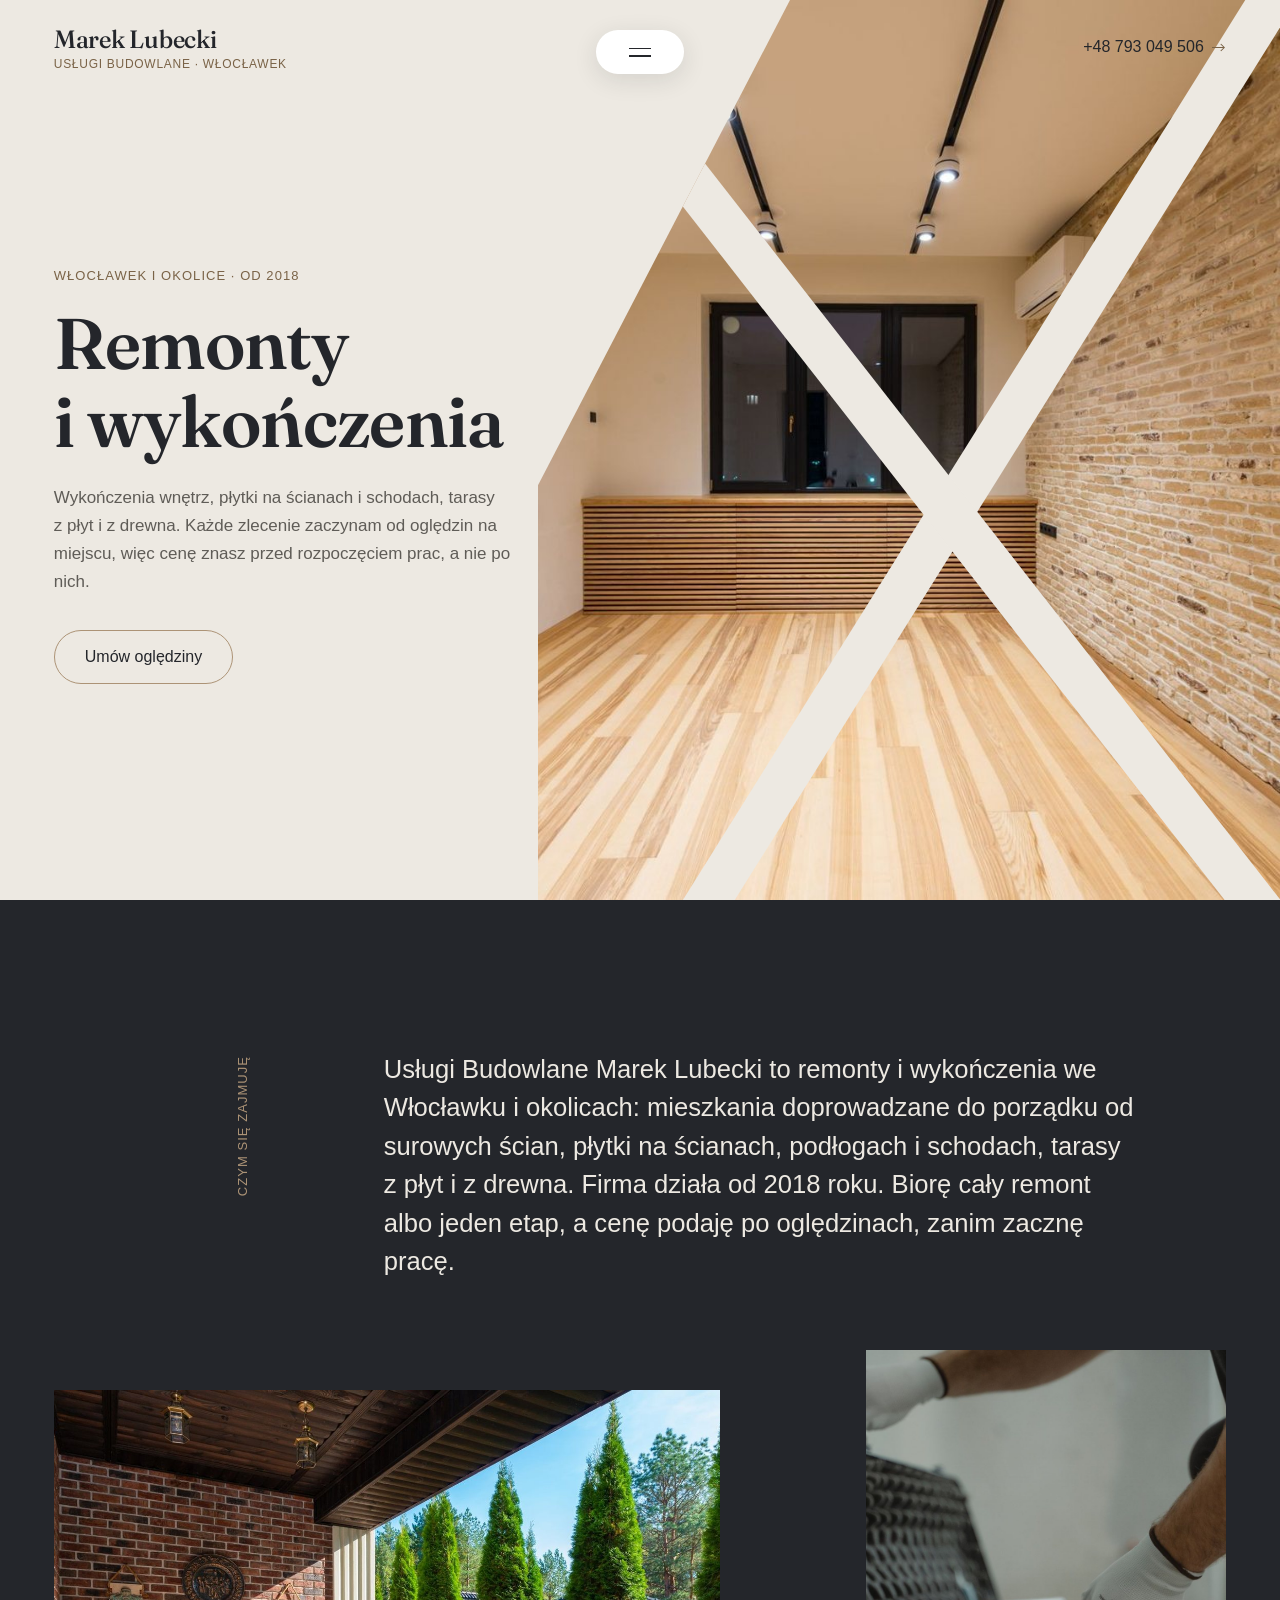
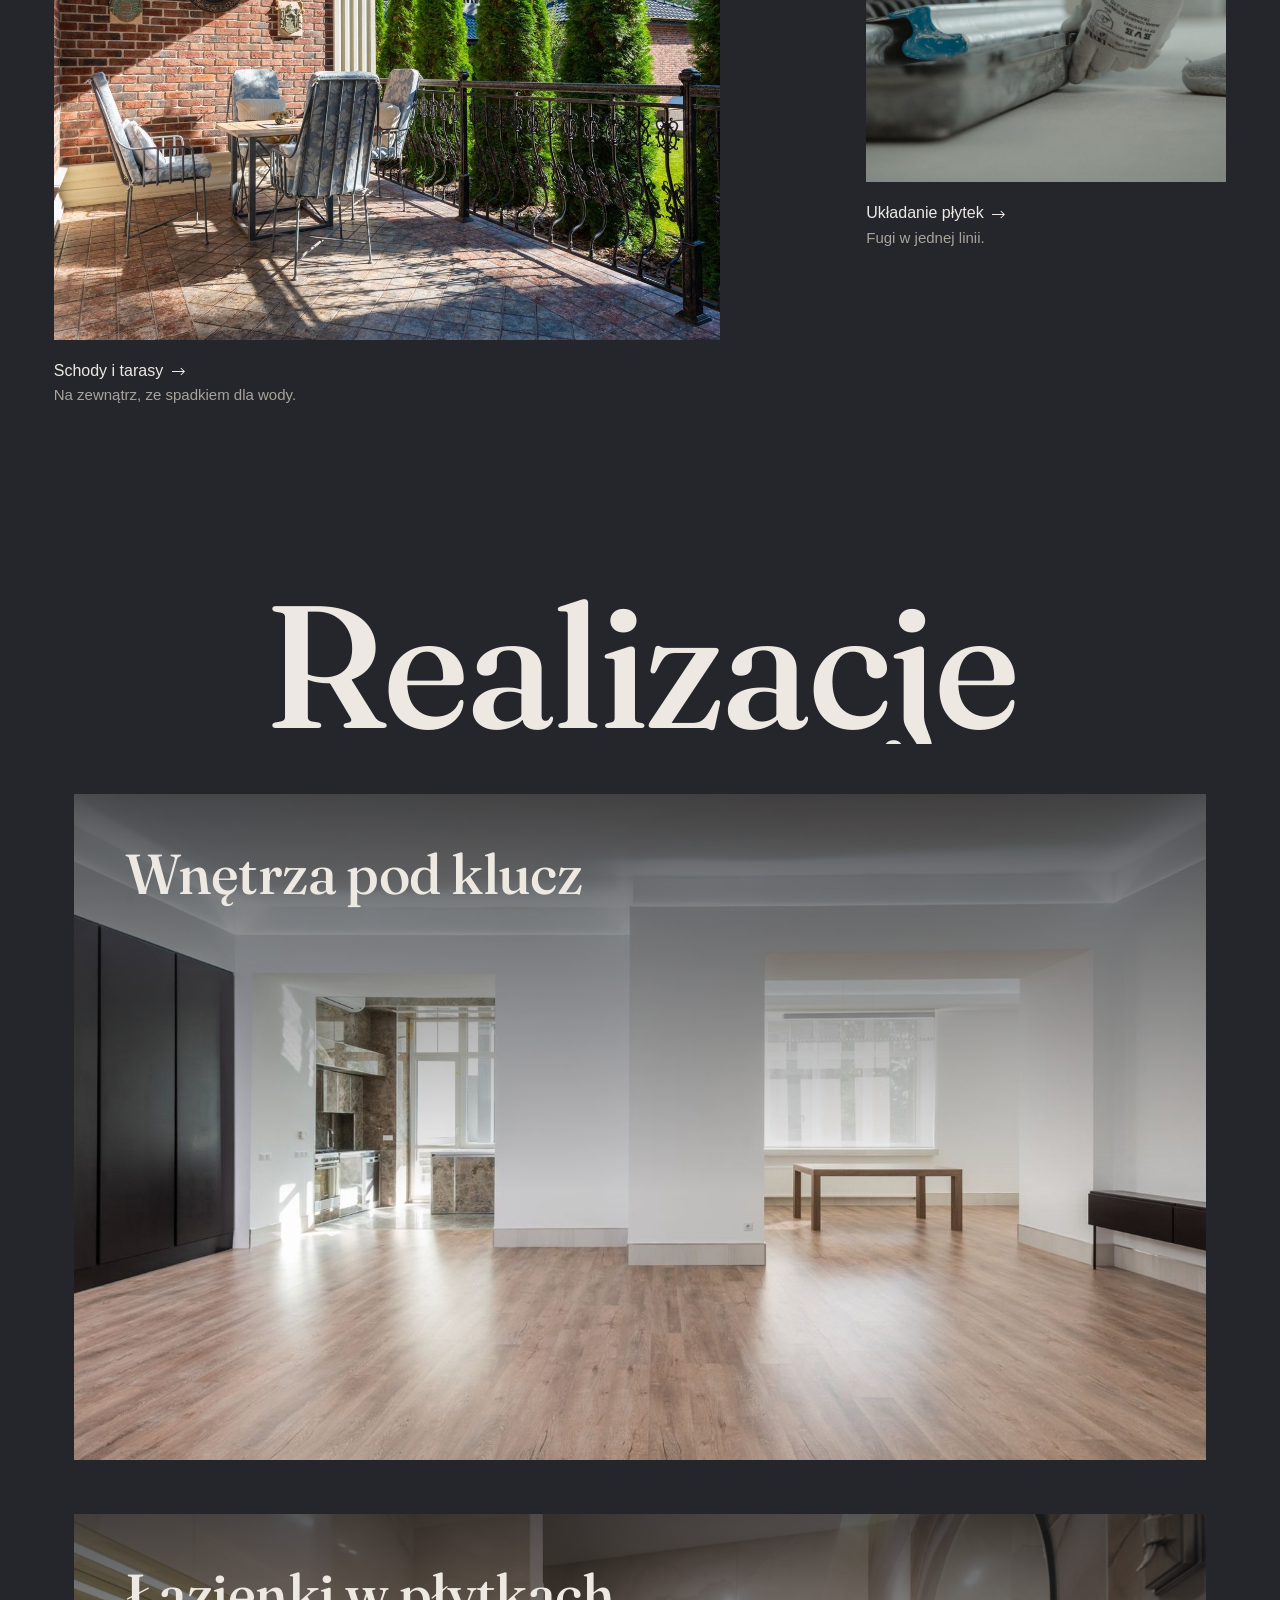
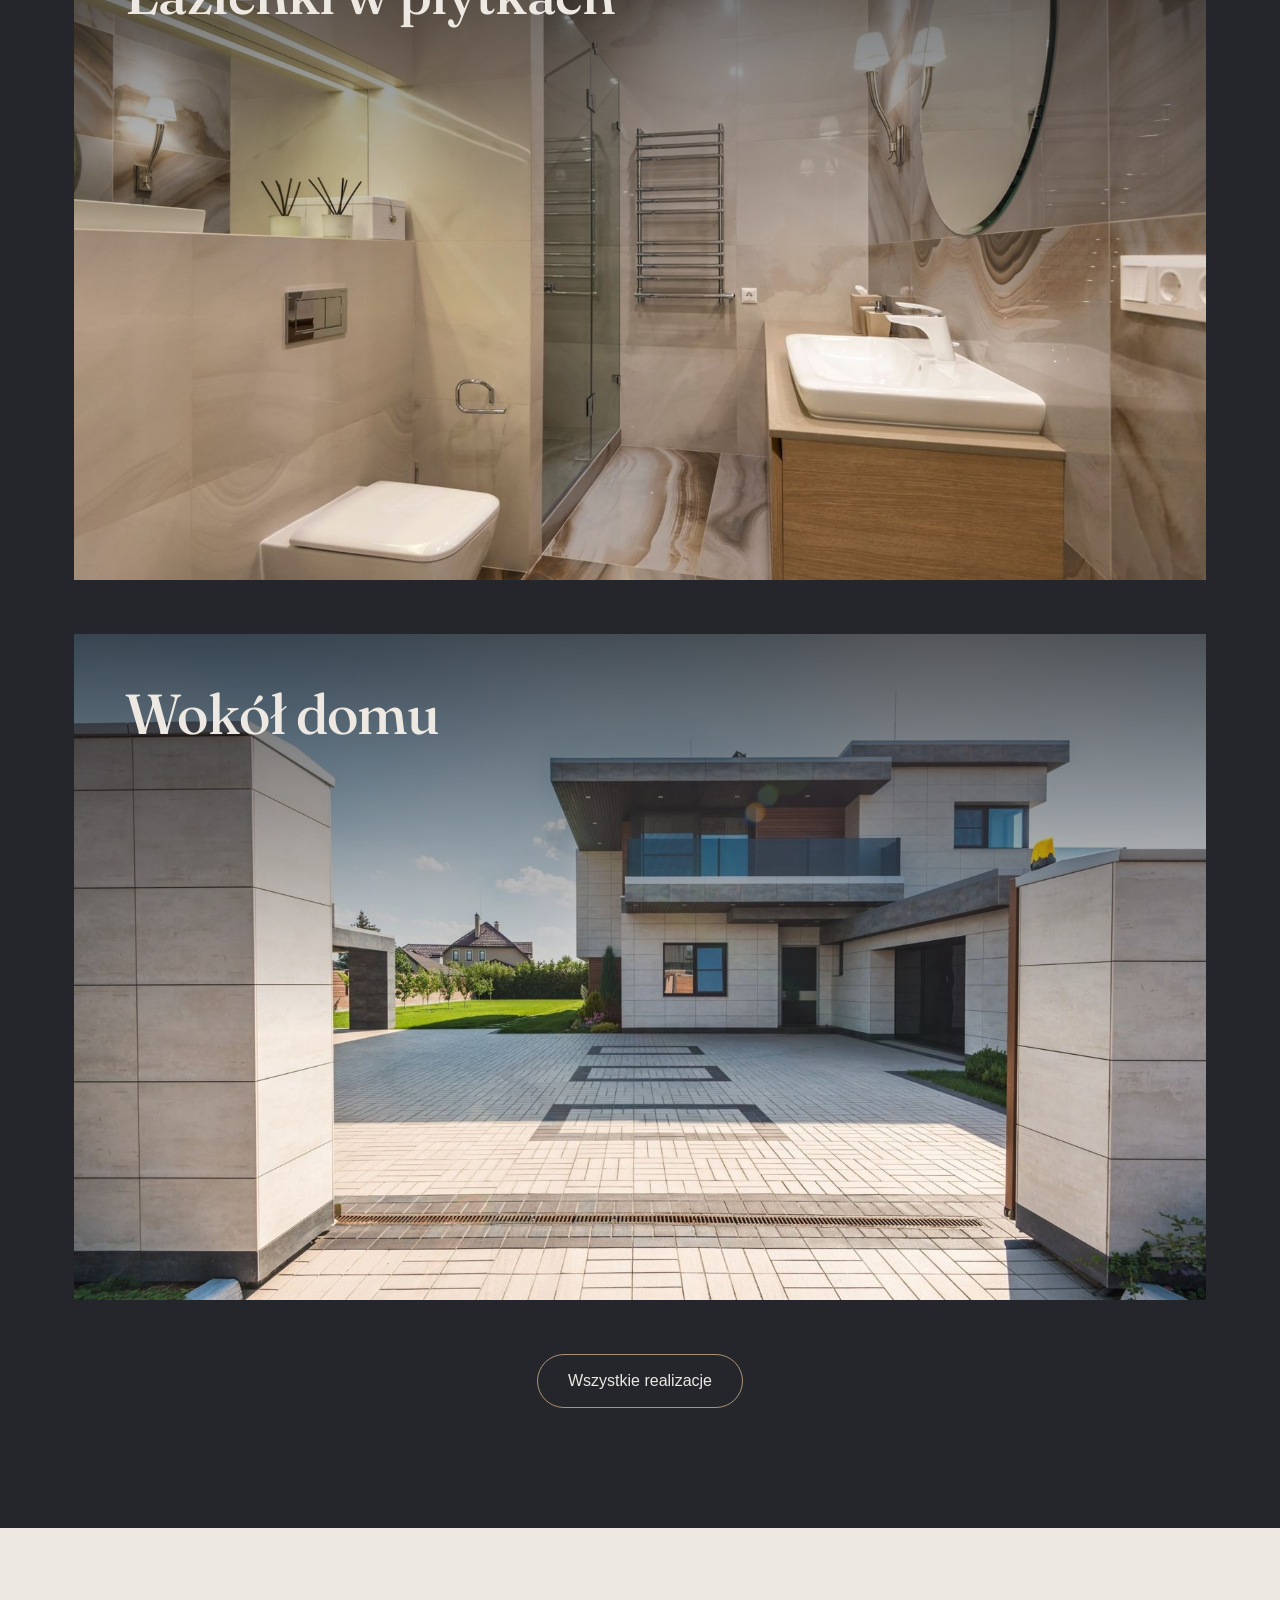
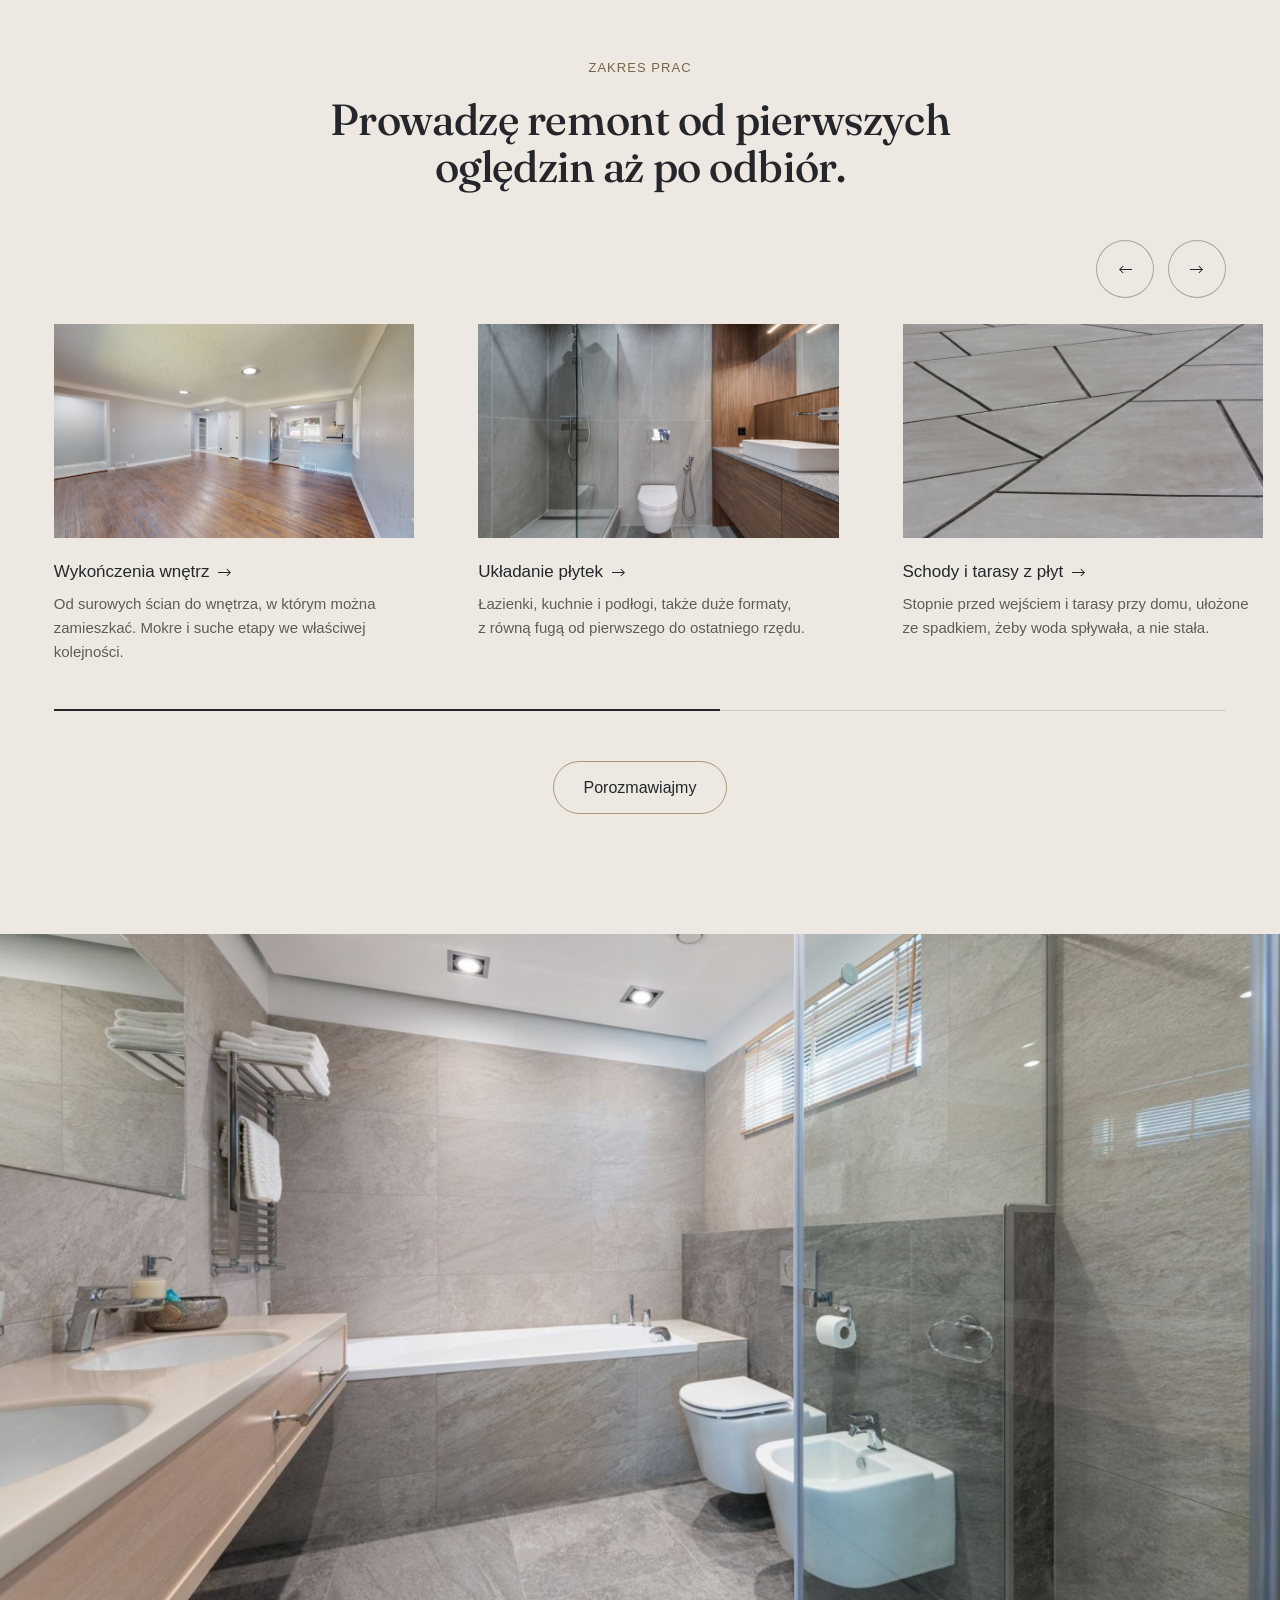
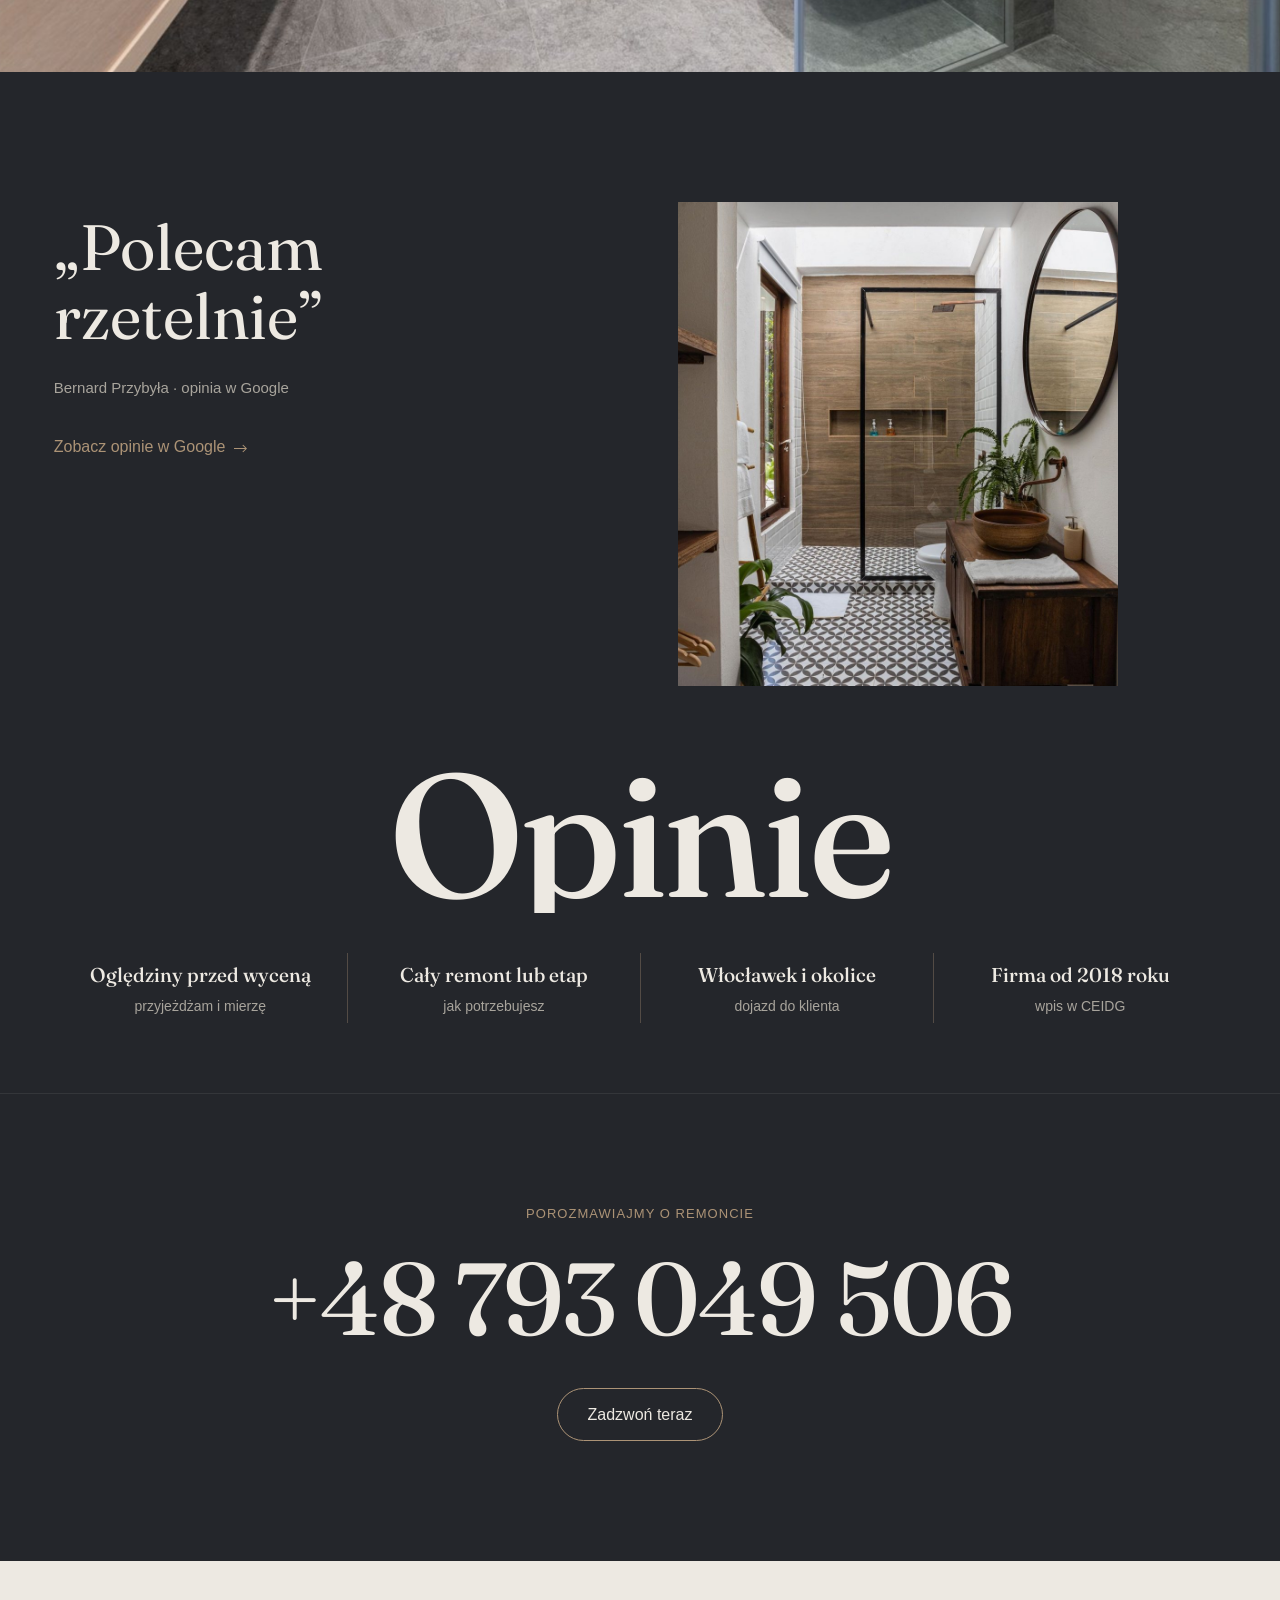
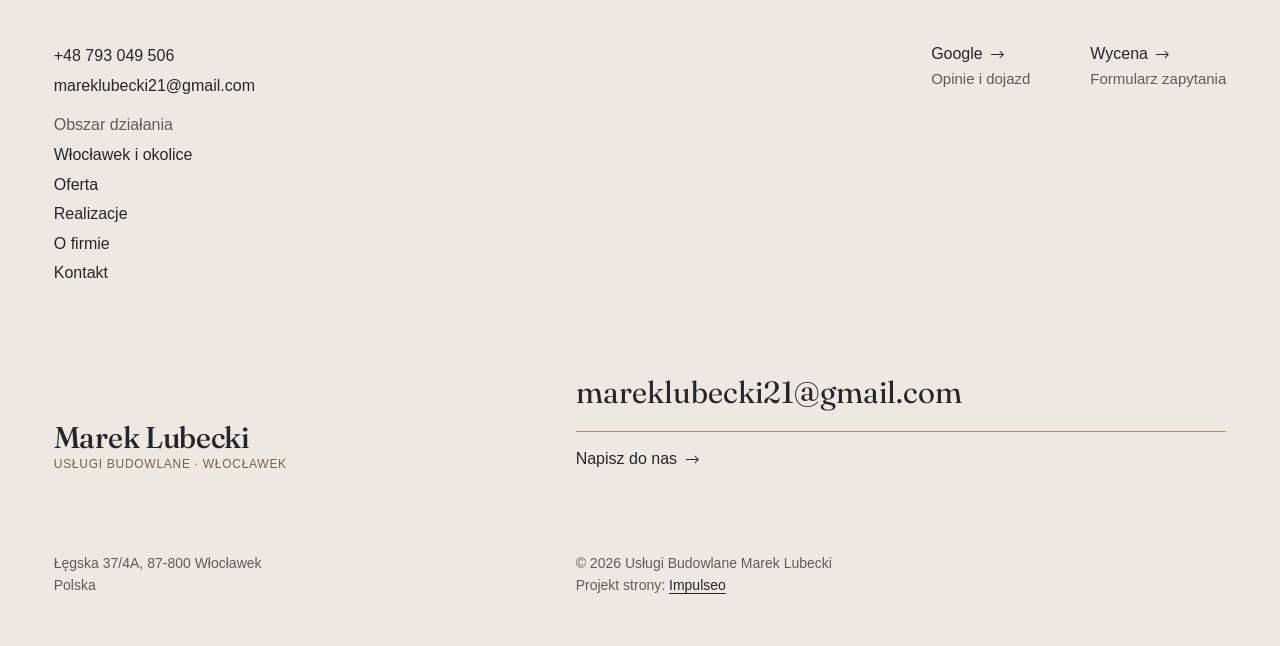
<file: index.html>
<!DOCTYPE html>
<html lang="pl">
<head>
<meta charset="UTF-8">
<meta name="viewport" content="width=device-width, initial-scale=1.0">
<title>Usługi Budowlane Marek Lubecki - remonty i&nbsp;wykończenia · Włocławek</title>
<meta name="description" content="Usługi Budowlane Marek Lubecki z Włocławka: remonty i wykończenia wnętrz, układanie płytek, schody zewnętrzne i tarasy. Działa od 2018 roku. Zadzwoń i umów oględziny.">
<link rel="canonical" href="https://impulseo-pl.github.io/uslugi-budowlane-marek-lubecki/">
<meta name="robots" content="noindex, nofollow">
<meta name="theme-color" content="#24262b">
<meta property="og:type" content="website">
<meta property="og:locale" content="pl_PL">
<meta property="og:site_name" content="Usługi Budowlane Marek Lubecki">
<meta property="og:title" content="Usługi Budowlane Marek Lubecki - remonty i wykończenia · Włocławek">
<meta property="og:description" content="Usługi Budowlane Marek Lubecki z Włocławka: remonty i wykończenia wnętrz, układanie płytek, schody zewnętrzne i tarasy. Działa od 2018 roku. Zadzwoń i umów oględziny.">
<meta property="og:url" content="https://impulseo-pl.github.io/uslugi-budowlane-marek-lubecki/">
<meta property="og:image" content="https://impulseo-pl.github.io/uslugi-budowlane-marek-lubecki/img/og.jpg">
<meta property="og:image:width" content="1200">
<meta property="og:image:height" content="630">
<meta name="twitter:card" content="summary_large_image">
<script type="application/ld+json">{"@context": "https://schema.org", "@type": "LocalBusiness", "name": "Usługi Budowlane Marek Lubecki", "url": "https://impulseo-pl.github.io/uslugi-budowlane-marek-lubecki/", "telephone": "+48793049506", "email": "mareklubecki21@gmail.com", "image": "https://impulseo-pl.github.io/uslugi-budowlane-marek-lubecki/img/og.jpg", "areaServed": "Włocławek", "address": {"@type": "PostalAddress", "streetAddress": "Łęgska 37/4A", "postalCode": "87-800", "addressLocality": "Włocławek", "addressCountry": "PL"}, "sameAs": ["https://maps.google.com/?cid=16594609734550796474"]}</script>
<link rel="preconnect" href="https://fonts.googleapis.com">
<link rel="preconnect" href="https://fonts.gstatic.com" crossorigin>
<link rel="preconnect" href="https://api.fontshare.com" crossorigin>
<link href="https://fonts.googleapis.com/css2?family=Fraunces:opsz,wght@9..144,400;9..144,500;9..144,600&display=swap" rel="stylesheet">
<link href="https://api.fontshare.com/v2/css?f[]=satoshi@300,400,500,700&display=swap" rel="stylesheet">
<link rel="stylesheet" href="assets/styles.css?v=20261021">
</head>
<body class="is-home">

<header class="top">
  <a class="brand" href="index.html" aria-label="Usługi Budowlane Marek Lubecki - strona główna"><span class="brand-name">Marek Lubecki</span><span class="brand-sub">Usługi budowlane · Włocławek</span></a>
  <a class="top-tel" href="tel:+48793049506">+48 793 049 506 <svg class="arr" viewBox="0 0 16 10" aria-hidden="true"><path d="M0 5h14M10 1l4 4-4 4" fill="none" stroke="currentColor" stroke-width="1.2"/></svg></a>
</header>
<button class="menu-pill" type="button" aria-label="Otwórz menu" aria-expanded="false" aria-controls="menu"><span></span><span></span></button>
<div class="menu-ov" id="menu" aria-hidden="true">
  <div class="menu-in">
    <div class="menu-col">
      <p class="menu-lab">Zakres prac</p>
      <a href="oferta.html#wykonczenia">Wykończenia wnętrz</a>
      <a href="oferta.html#plytki">Układanie płytek</a>
      <a href="oferta.html#schody">Schody zewnętrzne</a>
      <a href="oferta.html#tarasy-plyty">Tarasy z&nbsp;płyt</a>
      <a href="oferta.html#tarasy-drewno">Tarasy z&nbsp;drewna</a>
      <a href="oferta.html#remonty">Remonty mieszkań</a>
    </div>
    <nav class="menu-main" aria-label="Menu główne">
      <a href="index.html" aria-current="page">Start</a>
      <a href="oferta.html">Oferta</a>
      <a href="realizacje.html">Realizacje</a>
      <a href="o-nas.html">O&nbsp;firmie</a>
      <a href="kontakt.html">Kontakt</a>
    </nav>
    <div class="menu-col menu-kontakt">
      <p class="menu-lab">Kontakt</p>
      <a href="tel:+48793049506">+48 793 049 506</a>
      <a href="mailto:mareklubecki21@gmail.com">mareklubecki21@gmail.com</a>
      <p class="menu-adr">Łęgska 37/4A, 87-800 Włocławek</p>
      <a class="menu-g" href="https://maps.google.com/?cid=16594609734550796474" target="_blank" rel="noopener">Wizytówka Google <svg class="arr" viewBox="0 0 16 10" aria-hidden="true"><path d="M0 5h14M10 1l4 4-4 4" fill="none" stroke="currentColor" stroke-width="1.2"/></svg></a>
    </div>
  </div>
</div>

<main>
<section class="hero">
  <div class="hero-txt">
    <p class="eyebrow">Włocławek i&nbsp;okolice · od 2018</p>
    <h1>Remonty i&nbsp;wykończenia</h1>
    <p class="hero-lead">Wykończenia wnętrz, płytki na ścianach i&nbsp;schodach, tarasy z&nbsp;płyt i&nbsp;z&nbsp;drewna. Każde zlecenie zaczynam od oględzin na miejscu, więc cenę znasz przed rozpoczęciem prac, a&nbsp;nie po nich.</p>
    <a class="btn" href="kontakt.html">Umów oględziny</a>
  </div>
  <div class="hero-art" aria-hidden="false">
    <img src="img/hero.jpg" alt="Wykończone wnętrze z jasną podłogą i ceglaną ścianą" width="1600" height="1068" fetchpriority="high">
    <span class="band band-a"></span><span class="band band-b"></span>
  </div>
</section>

<section class="dark intro">
  <div class="wrap intro-grid rv">
    <p class="vlabel">Czym się zajmuję</p>
    <p class="intro-txt">Usługi Budowlane Marek Lubecki to remonty i&nbsp;wykończenia we Włocławku i&nbsp;okolicach: mieszkania doprowadzane do porządku od surowych ścian, płytki na ścianach, podłogach i&nbsp;schodach, tarasy z&nbsp;płyt i&nbsp;z&nbsp;drewna. Firma działa od 2018 roku. Biorę cały remont albo jeden etap, a&nbsp;cenę podaję po oględzinach, zanim zacznę pracę.</p>
  </div>
  <div class="wrap duo">
    <a class="duo-item duo-big rv" href="oferta.html#schody">
      <span class="ph"><img src="img/s-taras.jpg" alt="Zadaszony taras z płytek przy domu z cegły" width="1600" height="1068" fetchpriority="high"></span>
      <span class="duo-t">Schody i&nbsp;tarasy <svg class="arr" viewBox="0 0 16 10" aria-hidden="true"><path d="M0 5h14M10 1l4 4-4 4" fill="none" stroke="currentColor" stroke-width="1.2"/></svg></span>
      <span class="duo-s">Na zewnątrz, ze spadkiem dla wody.</span>
    </a>
    <a class="duo-item duo-small rv" href="oferta.html#plytki">
      <span class="ph"><img src="img/s-plytki.jpg" alt="Przycinanie płytki na przecinarce" width="1600" height="1066" fetchpriority="high"></span>
      <span class="duo-t">Układanie płytek <svg class="arr" viewBox="0 0 16 10" aria-hidden="true"><path d="M0 5h14M10 1l4 4-4 4" fill="none" stroke="currentColor" stroke-width="1.2"/></svg></span>
      <span class="duo-s">Fugi w&nbsp;jednej linii.</span>
    </a>
  </div>
</section>

<section class="dark work">
  <div class="wrap">
    <p class="giant rv" aria-hidden="true">Realizacje</p>
    <h2 class="sr-only">Realizacje</h2>
  </div>
  <div class="wrap stack">
    <a class="stack-item" href="realizacje.html">
      <img src="img/s-salon.jpg" alt="Jasny salon po wykończeniu" width="1600" height="1068" loading="lazy" decoding="async">
      <h3>Wnętrza pod klucz</h3>
    </a>
    <a class="stack-item" href="realizacje.html">
      <img src="img/s-lazienka.jpg" alt="Łazienka wyłożona jasnymi płytkami" width="1600" height="1068" loading="lazy" decoding="async">
      <h3>Łazienki w&nbsp;płytkach</h3>
    </a>
    <a class="stack-item" href="realizacje.html">
      <img src="img/s-dom.jpg" alt="Dom z nawierzchnią z płyt przed wejściem" width="1600" height="1068" loading="lazy" decoding="async">
      <h3>Wokół domu</h3>
    </a>
  </div>
  <div class="center"><a class="btn btn-light" href="realizacje.html">Wszystkie realizacje</a></div>
</section>

<section class="beige uslugi">
  <div class="wrap">
    <p class="eyebrow center rv">Zakres prac</p>
    <h2 class="h2-center rv">Prowadzę remont od pierwszych oględzin aż po odbiór.</h2>
    <div class="slider" data-slider>
      <div class="slider-nav">
        <button class="sl-btn sl-prev" type="button" data-prev aria-label="Poprzednia usługa"><svg class="arr" viewBox="0 0 16 10" aria-hidden="true"><path d="M0 5h14M10 1l4 4-4 4" fill="none" stroke="currentColor" stroke-width="1.2"/></svg></button>
        <button class="sl-btn" type="button" data-next aria-label="Następna usługa"><svg class="arr" viewBox="0 0 16 10" aria-hidden="true"><path d="M0 5h14M10 1l4 4-4 4" fill="none" stroke="currentColor" stroke-width="1.2"/></svg></button>
      </div>
      <div class="slider-track">
        <a class="srv" href="oferta.html#wykonczenia">
          <span class="ph"><img src="img/g9.jpg" alt="Wykończone, jasne wnętrze z drewnianą podłogą" width="1600" height="1200" loading="lazy" decoding="async"></span>
          <span class="srv-t">Wykończenia wnętrz <svg class="arr" viewBox="0 0 16 10" aria-hidden="true"><path d="M0 5h14M10 1l4 4-4 4" fill="none" stroke="currentColor" stroke-width="1.2"/></svg></span>
          <span class="srv-d">Od surowych ścian do wnętrza, w&nbsp;którym można zamieszkać. Mokre i&nbsp;suche etapy we właściwej kolejności.</span>
        </a>
        <a class="srv" href="oferta.html#plytki">
          <span class="ph"><img src="img/g15.jpg" alt="Łazienka wyłożona dużymi szarymi płytkami" width="1600" height="1066" loading="lazy" decoding="async"></span>
          <span class="srv-t">Układanie płytek <svg class="arr" viewBox="0 0 16 10" aria-hidden="true"><path d="M0 5h14M10 1l4 4-4 4" fill="none" stroke="currentColor" stroke-width="1.2"/></svg></span>
          <span class="srv-d">Łazienki, kuchnie i&nbsp;podłogi, także duże formaty, z&nbsp;równą fugą od pierwszego do ostatniego rzędu.</span>
        </a>
        <a class="srv" href="oferta.html#tarasy-plyty">
          <span class="ph"><img src="img/s-plyty.jpg" alt="Taras z dużych płyt z równymi fugami" width="1600" height="1066" loading="lazy" decoding="async"></span>
          <span class="srv-t">Schody i&nbsp;tarasy z&nbsp;płyt <svg class="arr" viewBox="0 0 16 10" aria-hidden="true"><path d="M0 5h14M10 1l4 4-4 4" fill="none" stroke="currentColor" stroke-width="1.2"/></svg></span>
          <span class="srv-d">Stopnie przed wejściem i&nbsp;tarasy przy domu, ułożone ze spadkiem, żeby woda spływała, a&nbsp;nie stała.</span>
        </a>
        <a class="srv" href="oferta.html#tarasy-drewno">
          <span class="ph"><img src="img/s-deski.jpg" alt="Taras z desek przy nowoczesnym domu" width="1600" height="1068" loading="lazy" decoding="async"></span>
          <span class="srv-t">Tarasy z&nbsp;drewna <svg class="arr" viewBox="0 0 16 10" aria-hidden="true"><path d="M0 5h14M10 1l4 4-4 4" fill="none" stroke="currentColor" stroke-width="1.2"/></svg></span>
          <span class="srv-d">Konstrukcja na legarach, pod spodem warstwa, która nie przepuszcza chwastów.</span>
        </a>
        <a class="srv" href="oferta.html#remonty">
          <span class="ph"><img src="img/g12.jpg" alt="Odświeżony pokój po remoncie" width="1600" height="900" loading="lazy" decoding="async"></span>
          <span class="srv-t">Remonty mieszkań <svg class="arr" viewBox="0 0 16 10" aria-hidden="true"><path d="M0 5h14M10 1l4 4-4 4" fill="none" stroke="currentColor" stroke-width="1.2"/></svg></span>
          <span class="srv-d">Mieszkanie z&nbsp;rynku wtórnego: skucie, ściany, gładzie i&nbsp;malowanie u&nbsp;jednego wykonawcy.</span>
        </a>
      </div>
      <div class="slider-bar"><span></span></div>
    </div>
    <div class="center"><a class="btn" href="kontakt.html">Porozmawiajmy</a></div>
  </div>
</section>

<section class="stopklatka" aria-label="Wykończona łazienka">
  <img src="img/g13.jpg" alt="Wykończona łazienka w szarych płytkach" width="1600" height="1068" loading="lazy" decoding="async">
</section>

<section class="dark opinie">
  <div class="wrap op-grid">
    <figure class="op-quote rv">
      <blockquote>„Polecam rzetelnie”</blockquote>
      <figcaption>Bernard Przybyła · opinia w&nbsp;Google</figcaption>
      <a class="op-link" href="https://maps.google.com/?cid=16594609734550796474" target="_blank" rel="noopener">Zobacz opinie w&nbsp;Google <svg class="arr" viewBox="0 0 16 10" aria-hidden="true"><path d="M0 5h14M10 1l4 4-4 4" fill="none" stroke="currentColor" stroke-width="1.2"/></svg></a>
    </figure>
    <div class="op-img rv"><span class="ph"><img src="img/s-lustro.jpg" alt="Łazienka z okrągłym lustrem i płytkami drewnopodobnymi" width="1600" height="1066" loading="lazy" decoding="async"></span></div>
  </div>
  <div class="wrap">
    <p class="giant giant-op rv" aria-hidden="true">Opinie</p>
    <h2 class="sr-only">Opinie klientów</h2>
    <ul class="hasla rv">
      <li><strong>Oględziny przed wyceną</strong><span>przyjeżdżam i&nbsp;mierzę</span></li>
      <li><strong>Cały remont lub etap</strong><span>jak potrzebujesz</span></li>
      <li><strong>Włocławek i&nbsp;okolice</strong><span>dojazd do klienta</span></li>
      <li><strong>Firma od 2018 roku</strong><span>wpis w&nbsp;CEIDG</span></li>
    </ul>
  </div>
</section>
</main>

<section class="cta-big">
  <div class="wrap rv">
    <p class="eyebrow">Porozmawiajmy o&nbsp;remoncie</p>
    <h2><a href="tel:+48793049506">+48 793 049 506</a></h2>
    <a class="btn btn-light" href="tel:+48793049506">Zadzwoń teraz</a>
  </div>
</section>

<footer class="foot">
  <div class="wrap">
    <div class="foot-top">
      <ul class="foot-list">
        <li><a href="tel:+48793049506">+48 793 049 506</a></li>
        <li><a href="mailto:mareklubecki21@gmail.com">mareklubecki21@gmail.com</a></li>
        <li class="foot-mute">Obszar działania</li>
        <li>Włocławek i&nbsp;okolice</li>
        <li><a href="oferta.html">Oferta</a></li>
        <li><a href="realizacje.html">Realizacje</a></li>
        <li><a href="o-nas.html">O&nbsp;firmie</a></li>
        <li><a href="kontakt.html">Kontakt</a></li>
      </ul>
      <div class="foot-soc">
        <a href="https://maps.google.com/?cid=16594609734550796474" target="_blank" rel="noopener"><span>Google <svg class="arr" viewBox="0 0 16 10" aria-hidden="true"><path d="M0 5h14M10 1l4 4-4 4" fill="none" stroke="currentColor" stroke-width="1.2"/></svg></span><small>Opinie i&nbsp;dojazd</small></a>
        <a href="kontakt.html"><span>Wycena <svg class="arr" viewBox="0 0 16 10" aria-hidden="true"><path d="M0 5h14M10 1l4 4-4 4" fill="none" stroke="currentColor" stroke-width="1.2"/></svg></span><small>Formularz zapytania</small></a>
      </div>
    </div>
    <div class="foot-mid">
      <a class="brand brand-foot" href="index.html"><span class="brand-name">Marek Lubecki</span><span class="brand-sub">Usługi budowlane · Włocławek</span></a>
      <div class="foot-mail">
        <a class="foot-mail-big" href="mailto:mareklubecki21@gmail.com">mareklubecki21@gmail.com</a>
        <a class="foot-mail-sub" href="mailto:mareklubecki21@gmail.com">Napisz do nas <svg class="arr" viewBox="0 0 16 10" aria-hidden="true"><path d="M0 5h14M10 1l4 4-4 4" fill="none" stroke="currentColor" stroke-width="1.2"/></svg></a>
      </div>
    </div>
    <div class="foot-bot">
      <p>Łęgska 37/4A, 87-800 Włocławek<br>Polska</p>
      <p>© 2026 Usługi Budowlane Marek Lubecki<br>Projekt strony: <a href="https://impulseo.pl" target="_blank" rel="noopener">Impulseo</a></p>
    </div>
  </div>
</footer>
<div class="sticky-call"><a href="tel:+48793049506">Zadzwoń +48 793 049 506</a></div>
<script src="assets/main.js?v=20261021"></script>
</body>
</html>
</file>
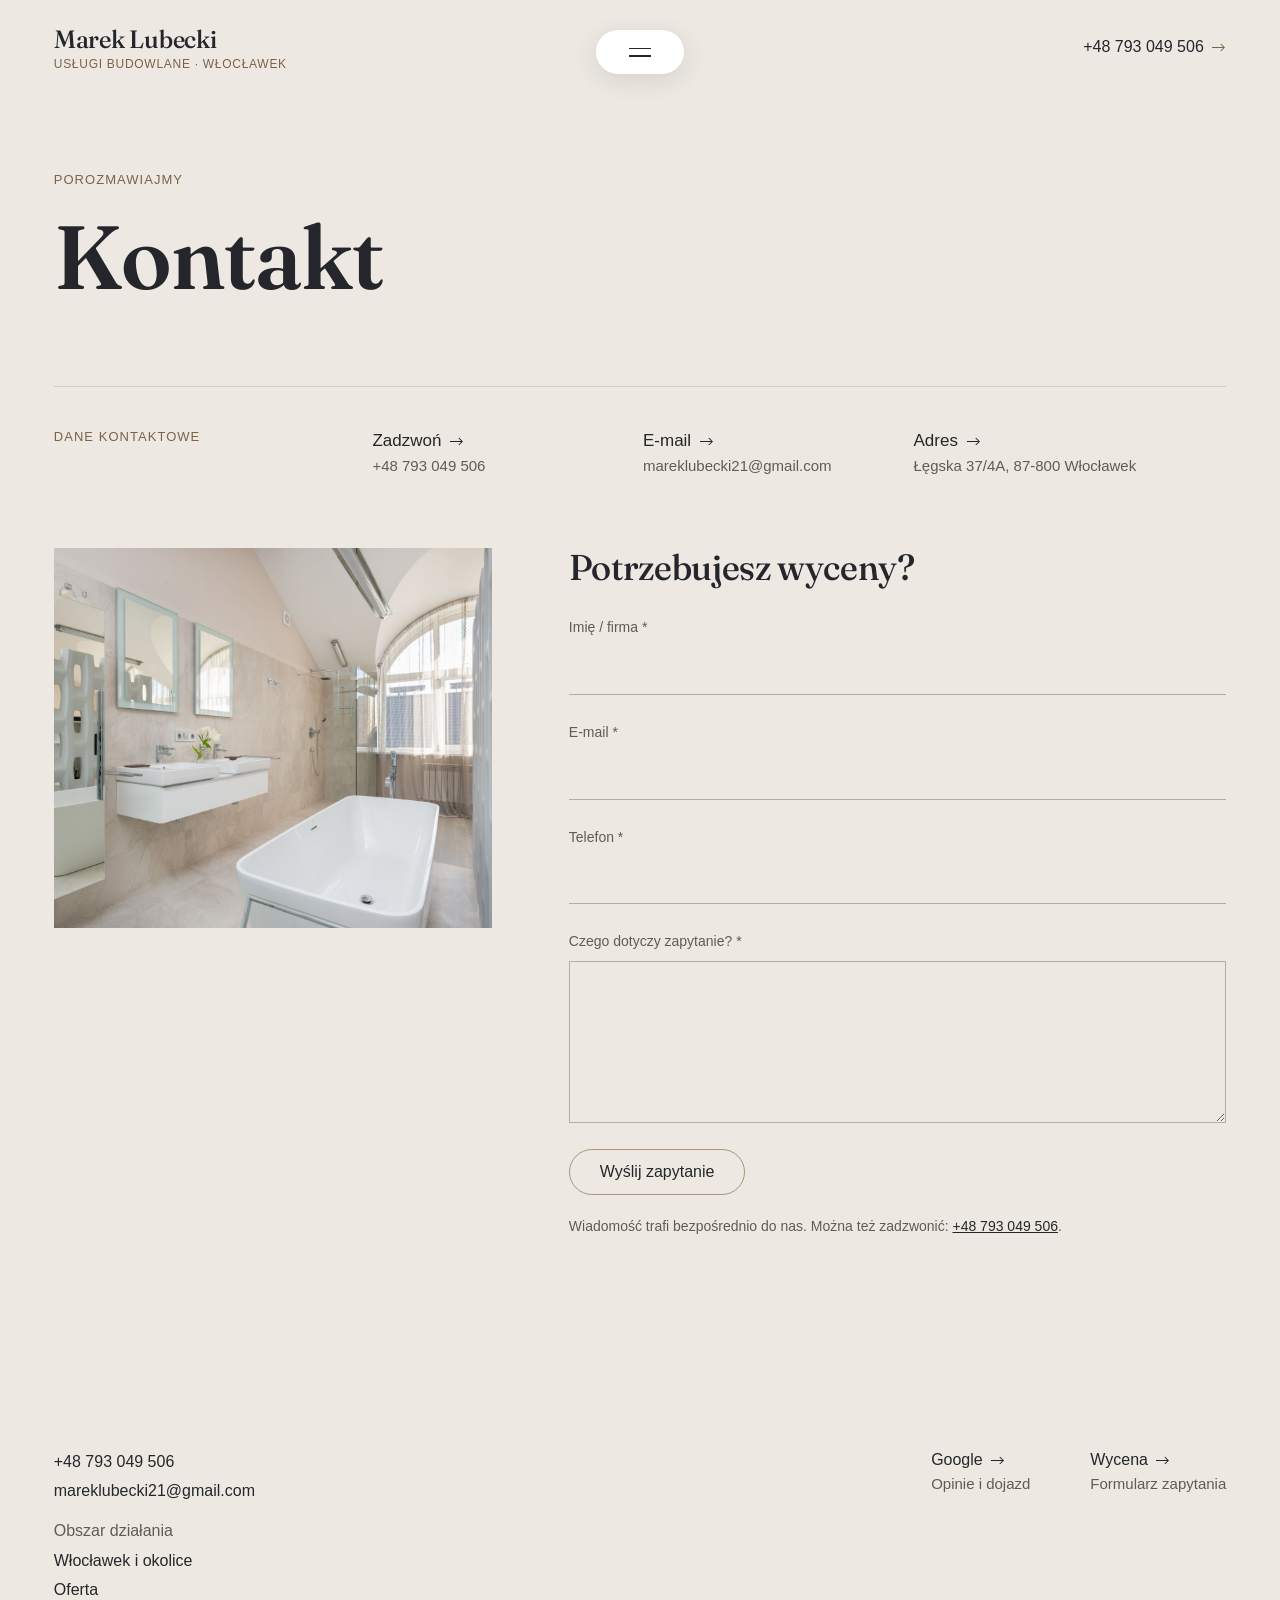
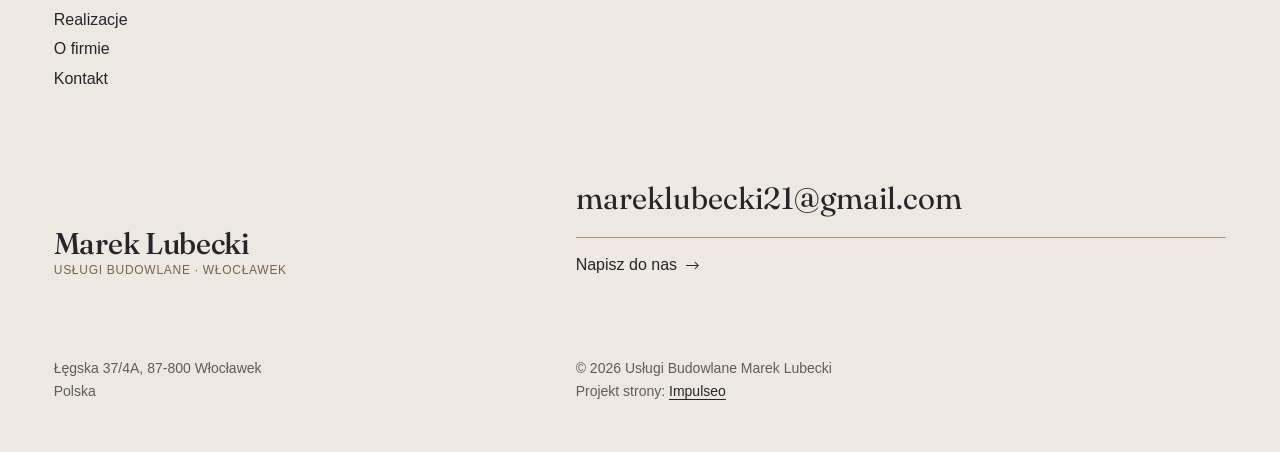
<file: kontakt.html>
<!DOCTYPE html>
<html lang="pl">
<head>
<meta charset="UTF-8">
<meta name="viewport" content="width=device-width, initial-scale=1.0">
<title>Kontakt - Usługi Budowlane Marek Lubecki · Włocławek</title>
<meta name="description" content="Zadzwoń: +48 793 049 506 lub napisz: mareklubecki21@gmail.com. Łęgska 37/4A, 87-800 Włocławek. Umów oględziny i wycenę.">
<link rel="canonical" href="https://impulseo-pl.github.io/uslugi-budowlane-marek-lubecki/kontakt.html">
<meta name="robots" content="noindex, nofollow">
<meta name="theme-color" content="#24262b">
<meta property="og:type" content="website">
<meta property="og:locale" content="pl_PL">
<meta property="og:site_name" content="Usługi Budowlane Marek Lubecki">
<meta property="og:title" content="Kontakt - Usługi Budowlane Marek Lubecki · Włocławek">
<meta property="og:description" content="Zadzwoń: +48 793 049 506 lub napisz: mareklubecki21@gmail.com. Łęgska 37/4A, 87-800 Włocławek. Umów oględziny i wycenę.">
<meta property="og:url" content="https://impulseo-pl.github.io/uslugi-budowlane-marek-lubecki/kontakt.html">
<meta property="og:image" content="https://impulseo-pl.github.io/uslugi-budowlane-marek-lubecki/img/og.jpg">
<meta property="og:image:width" content="1200">
<meta property="og:image:height" content="630">
<meta name="twitter:card" content="summary_large_image">
<script type="application/ld+json">{"@context": "https://schema.org", "@type": "LocalBusiness", "name": "Usługi Budowlane Marek Lubecki", "url": "https://impulseo-pl.github.io/uslugi-budowlane-marek-lubecki/", "telephone": "+48793049506", "email": "mareklubecki21@gmail.com", "image": "https://impulseo-pl.github.io/uslugi-budowlane-marek-lubecki/img/og.jpg", "areaServed": "Włocławek", "address": {"@type": "PostalAddress", "streetAddress": "Łęgska 37/4A", "postalCode": "87-800", "addressLocality": "Włocławek", "addressCountry": "PL"}, "sameAs": ["https://maps.google.com/?cid=16594609734550796474"]}</script>
<link rel="preconnect" href="https://fonts.googleapis.com">
<link rel="preconnect" href="https://fonts.gstatic.com" crossorigin>
<link rel="preconnect" href="https://api.fontshare.com" crossorigin>
<link href="https://fonts.googleapis.com/css2?family=Fraunces:opsz,wght@9..144,400;9..144,500;9..144,600&display=swap" rel="stylesheet">
<link href="https://api.fontshare.com/v2/css?f[]=satoshi@300,400,500,700&display=swap" rel="stylesheet">
<link rel="stylesheet" href="assets/styles.css?v=20261021">
</head>
<body class="is-sub">

<header class="top">
  <a class="brand" href="index.html" aria-label="Usługi Budowlane Marek Lubecki - strona główna"><span class="brand-name">Marek Lubecki</span><span class="brand-sub">Usługi budowlane · Włocławek</span></a>
  <a class="top-tel" href="tel:+48793049506">+48 793 049 506 <svg class="arr" viewBox="0 0 16 10" aria-hidden="true"><path d="M0 5h14M10 1l4 4-4 4" fill="none" stroke="currentColor" stroke-width="1.2"/></svg></a>
</header>
<button class="menu-pill" type="button" aria-label="Otwórz menu" aria-expanded="false" aria-controls="menu"><span></span><span></span></button>
<div class="menu-ov" id="menu" aria-hidden="true">
  <div class="menu-in">
    <div class="menu-col">
      <p class="menu-lab">Zakres prac</p>
      <a href="oferta.html#wykonczenia">Wykończenia wnętrz</a>
      <a href="oferta.html#plytki">Układanie płytek</a>
      <a href="oferta.html#schody">Schody zewnętrzne</a>
      <a href="oferta.html#tarasy-plyty">Tarasy z&nbsp;płyt</a>
      <a href="oferta.html#tarasy-drewno">Tarasy z&nbsp;drewna</a>
      <a href="oferta.html#remonty">Remonty mieszkań</a>
    </div>
    <nav class="menu-main" aria-label="Menu główne">
      <a href="index.html">Start</a>
      <a href="oferta.html">Oferta</a>
      <a href="realizacje.html">Realizacje</a>
      <a href="o-nas.html">O&nbsp;firmie</a>
      <a href="kontakt.html" aria-current="page">Kontakt</a>
    </nav>
    <div class="menu-col menu-kontakt">
      <p class="menu-lab">Kontakt</p>
      <a href="tel:+48793049506">+48 793 049 506</a>
      <a href="mailto:mareklubecki21@gmail.com">mareklubecki21@gmail.com</a>
      <p class="menu-adr">Łęgska 37/4A, 87-800 Włocławek</p>
      <a class="menu-g" href="https://maps.google.com/?cid=16594609734550796474" target="_blank" rel="noopener">Wizytówka Google <svg class="arr" viewBox="0 0 16 10" aria-hidden="true"><path d="M0 5h14M10 1l4 4-4 4" fill="none" stroke="currentColor" stroke-width="1.2"/></svg></a>
    </div>
  </div>
</div>

<main>
<section class="beige phead">
  <div class="wrap">
    <p class="eyebrow">Porozmawiajmy</p>
    <h1>Kontakt</h1>
  </div>
</section>
<section class="beige ct-sec">
  <div class="wrap">
    <div class="ct-row rv">
      <p class="eyebrow">Dane kontaktowe</p>
      <a href="tel:+48793049506"><span>Zadzwoń <svg class="arr" viewBox="0 0 16 10" aria-hidden="true"><path d="M0 5h14M10 1l4 4-4 4" fill="none" stroke="currentColor" stroke-width="1.2"/></svg></span><small>+48 793 049 506</small></a>
      <a href="mailto:mareklubecki21@gmail.com"><span>E-mail <svg class="arr" viewBox="0 0 16 10" aria-hidden="true"><path d="M0 5h14M10 1l4 4-4 4" fill="none" stroke="currentColor" stroke-width="1.2"/></svg></span><small>mareklubecki21@gmail.com</small></a>
      <a href="https://maps.google.com/?cid=16594609734550796474" target="_blank" rel="noopener"><span>Adres <svg class="arr" viewBox="0 0 16 10" aria-hidden="true"><path d="M0 5h14M10 1l4 4-4 4" fill="none" stroke="currentColor" stroke-width="1.2"/></svg></span><small>Łęgska 37/4A, 87-800 Włocławek</small></a>
    </div>
    <div class="ct-grid">
      <span class="ph ct-img rv"><img src="img/s-wanna.jpg" alt="Jasna łazienka z wanną wolnostojącą" width="1600" height="1082" fetchpriority="high"></span>
      <form class="ct-form rv" action="https://formsubmit.co/mareklubecki21@gmail.com" method="POST">
        <h2>Potrzebujesz wyceny?</h2>
        <input type="hidden" name="_subject" value="Zapytanie ze strony - Usługi Budowlane Marek Lubecki">
        <input type="hidden" name="_captcha" value="false">
        <input type="hidden" name="_template" value="table">
        <label>Imię / firma *<input type="text" name="name" required autocomplete="name"></label>
        <label>E-mail *<input type="email" name="email" required autocomplete="email"></label>
        <label>Telefon *<input type="tel" name="phone" required autocomplete="tel"></label>
        <label>Czego dotyczy zapytanie? *<textarea name="message" rows="5" required></textarea></label>
        <button class="btn" type="submit">Wyślij zapytanie</button>
        <p class="ct-note">Wiadomość trafi bezpośrednio do nas. Można też zadzwonić: <a href="tel:+48793049506">+48 793 049 506</a>.</p>
      </form>
    </div>
  </div>
</section>
</main>

<footer class="foot">
  <div class="wrap">
    <div class="foot-top">
      <ul class="foot-list">
        <li><a href="tel:+48793049506">+48 793 049 506</a></li>
        <li><a href="mailto:mareklubecki21@gmail.com">mareklubecki21@gmail.com</a></li>
        <li class="foot-mute">Obszar działania</li>
        <li>Włocławek i&nbsp;okolice</li>
        <li><a href="oferta.html">Oferta</a></li>
        <li><a href="realizacje.html">Realizacje</a></li>
        <li><a href="o-nas.html">O&nbsp;firmie</a></li>
        <li><a href="kontakt.html">Kontakt</a></li>
      </ul>
      <div class="foot-soc">
        <a href="https://maps.google.com/?cid=16594609734550796474" target="_blank" rel="noopener"><span>Google <svg class="arr" viewBox="0 0 16 10" aria-hidden="true"><path d="M0 5h14M10 1l4 4-4 4" fill="none" stroke="currentColor" stroke-width="1.2"/></svg></span><small>Opinie i&nbsp;dojazd</small></a>
        <a href="kontakt.html"><span>Wycena <svg class="arr" viewBox="0 0 16 10" aria-hidden="true"><path d="M0 5h14M10 1l4 4-4 4" fill="none" stroke="currentColor" stroke-width="1.2"/></svg></span><small>Formularz zapytania</small></a>
      </div>
    </div>
    <div class="foot-mid">
      <a class="brand brand-foot" href="index.html"><span class="brand-name">Marek Lubecki</span><span class="brand-sub">Usługi budowlane · Włocławek</span></a>
      <div class="foot-mail">
        <a class="foot-mail-big" href="mailto:mareklubecki21@gmail.com">mareklubecki21@gmail.com</a>
        <a class="foot-mail-sub" href="mailto:mareklubecki21@gmail.com">Napisz do nas <svg class="arr" viewBox="0 0 16 10" aria-hidden="true"><path d="M0 5h14M10 1l4 4-4 4" fill="none" stroke="currentColor" stroke-width="1.2"/></svg></a>
      </div>
    </div>
    <div class="foot-bot">
      <p>Łęgska 37/4A, 87-800 Włocławek<br>Polska</p>
      <p>© 2026 Usługi Budowlane Marek Lubecki<br>Projekt strony: <a href="https://impulseo.pl" target="_blank" rel="noopener">Impulseo</a></p>
    </div>
  </div>
</footer>
<div class="sticky-call"><a href="tel:+48793049506">Zadzwoń +48 793 049 506</a></div>
<script src="assets/main.js?v=20261021"></script>
</body>
</html>
</file>
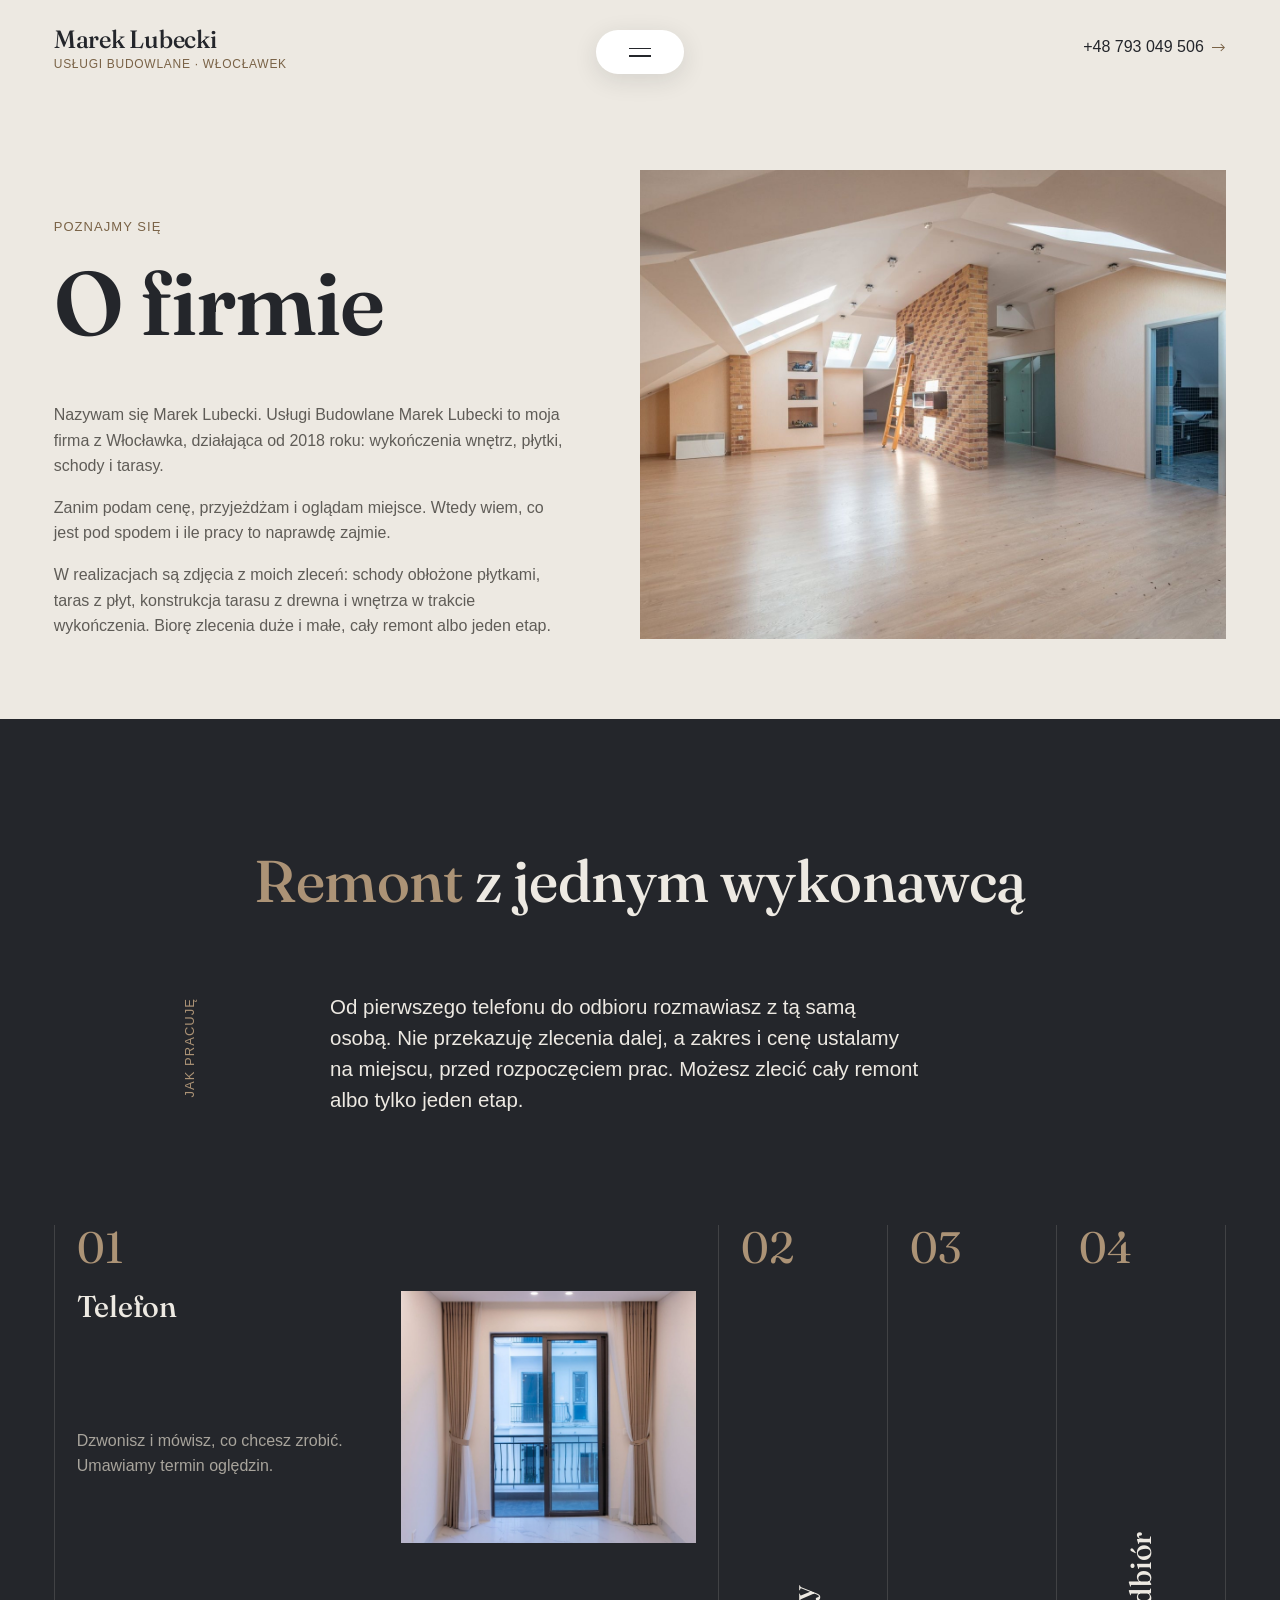
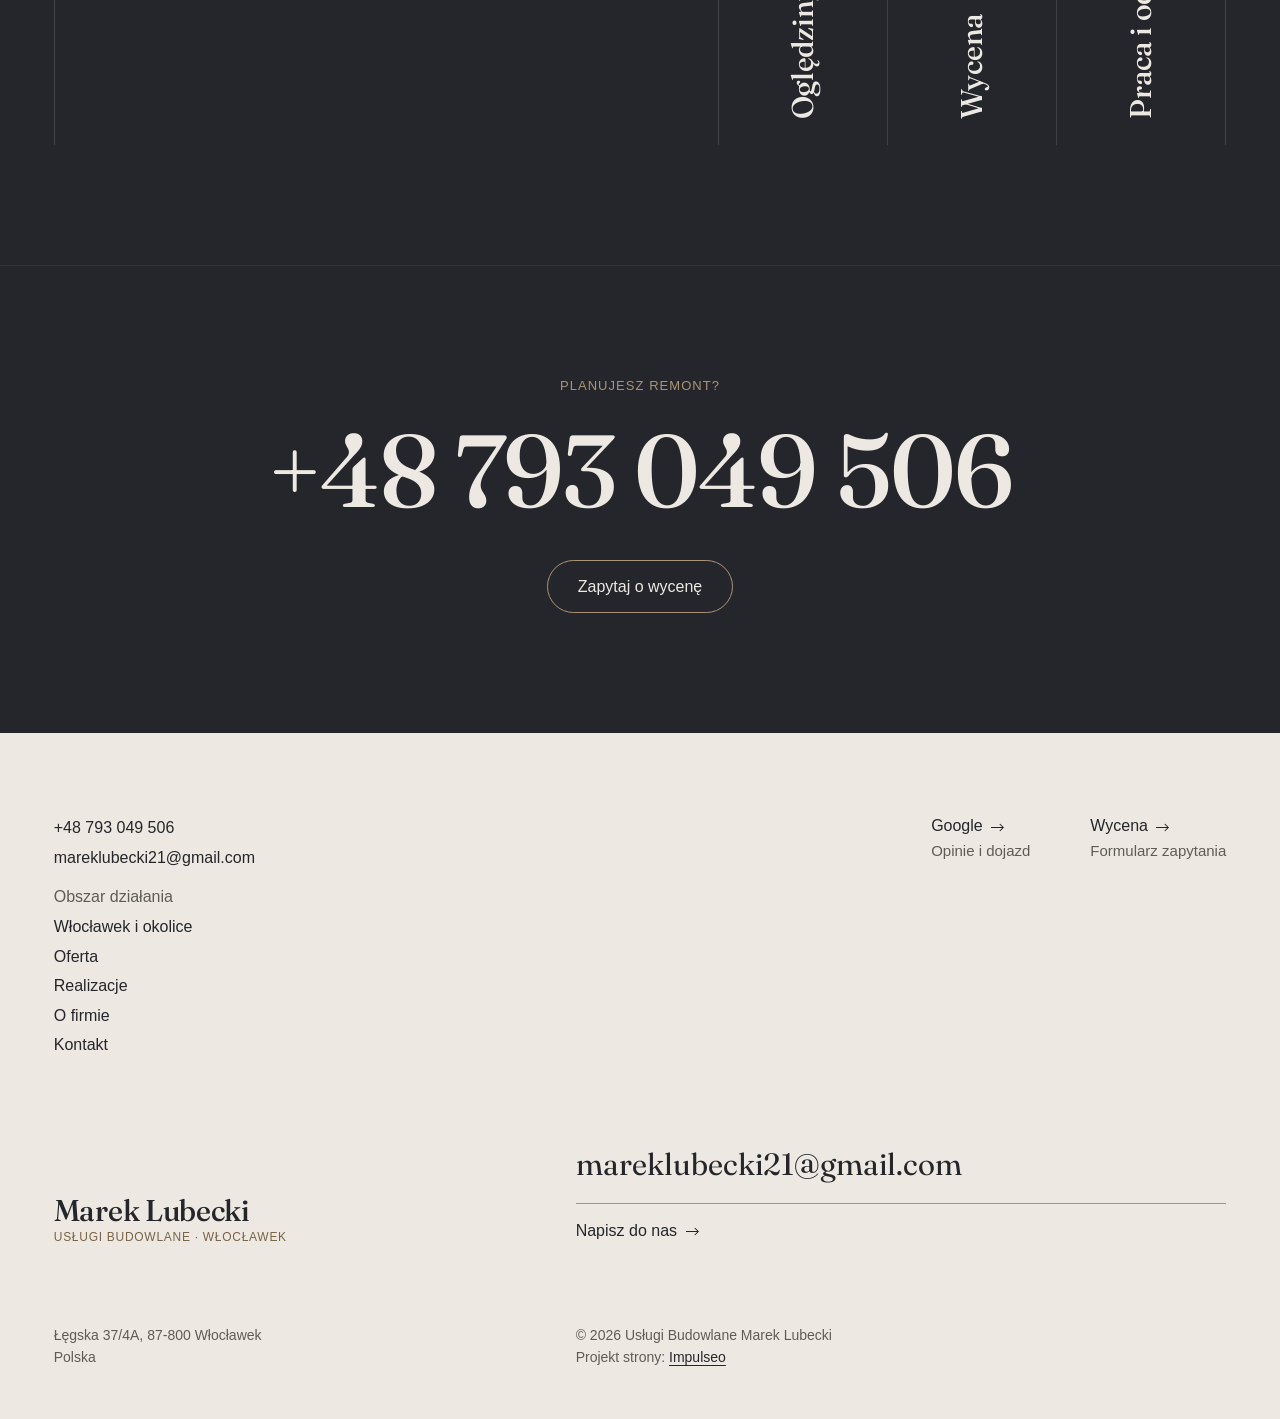
<file: o-nas.html>
<!DOCTYPE html>
<html lang="pl">
<head>
<meta charset="UTF-8">
<meta name="viewport" content="width=device-width, initial-scale=1.0">
<title>O&nbsp;firmie - Usługi Budowlane Marek Lubecki · Włocławek</title>
<meta name="description" content="Usługi Budowlane Marek Lubecki - firma z Włocławka działająca od 2018 roku. Wykończenia wnętrz, płytki, schody i tarasy.">
<link rel="canonical" href="https://impulseo-pl.github.io/uslugi-budowlane-marek-lubecki/o-nas.html">
<meta name="robots" content="noindex, nofollow">
<meta name="theme-color" content="#24262b">
<meta property="og:type" content="website">
<meta property="og:locale" content="pl_PL">
<meta property="og:site_name" content="Usługi Budowlane Marek Lubecki">
<meta property="og:title" content="O firmie - Usługi Budowlane Marek Lubecki · Włocławek">
<meta property="og:description" content="Usługi Budowlane Marek Lubecki - firma z Włocławka działająca od 2018 roku. Wykończenia wnętrz, płytki, schody i tarasy.">
<meta property="og:url" content="https://impulseo-pl.github.io/uslugi-budowlane-marek-lubecki/o-nas.html">
<meta property="og:image" content="https://impulseo-pl.github.io/uslugi-budowlane-marek-lubecki/img/og.jpg">
<meta property="og:image:width" content="1200">
<meta property="og:image:height" content="630">
<meta name="twitter:card" content="summary_large_image">
<script type="application/ld+json">{"@context": "https://schema.org", "@type": "LocalBusiness", "name": "Usługi Budowlane Marek Lubecki", "url": "https://impulseo-pl.github.io/uslugi-budowlane-marek-lubecki/", "telephone": "+48793049506", "email": "mareklubecki21@gmail.com", "image": "https://impulseo-pl.github.io/uslugi-budowlane-marek-lubecki/img/og.jpg", "areaServed": "Włocławek", "address": {"@type": "PostalAddress", "streetAddress": "Łęgska 37/4A", "postalCode": "87-800", "addressLocality": "Włocławek", "addressCountry": "PL"}, "sameAs": ["https://maps.google.com/?cid=16594609734550796474"]}</script>
<link rel="preconnect" href="https://fonts.googleapis.com">
<link rel="preconnect" href="https://fonts.gstatic.com" crossorigin>
<link rel="preconnect" href="https://api.fontshare.com" crossorigin>
<link href="https://fonts.googleapis.com/css2?family=Fraunces:opsz,wght@9..144,400;9..144,500;9..144,600&display=swap" rel="stylesheet">
<link href="https://api.fontshare.com/v2/css?f[]=satoshi@300,400,500,700&display=swap" rel="stylesheet">
<link rel="stylesheet" href="assets/styles.css?v=20261021">
</head>
<body class="is-sub">

<header class="top">
  <a class="brand" href="index.html" aria-label="Usługi Budowlane Marek Lubecki - strona główna"><span class="brand-name">Marek Lubecki</span><span class="brand-sub">Usługi budowlane · Włocławek</span></a>
  <a class="top-tel" href="tel:+48793049506">+48 793 049 506 <svg class="arr" viewBox="0 0 16 10" aria-hidden="true"><path d="M0 5h14M10 1l4 4-4 4" fill="none" stroke="currentColor" stroke-width="1.2"/></svg></a>
</header>
<button class="menu-pill" type="button" aria-label="Otwórz menu" aria-expanded="false" aria-controls="menu"><span></span><span></span></button>
<div class="menu-ov" id="menu" aria-hidden="true">
  <div class="menu-in">
    <div class="menu-col">
      <p class="menu-lab">Zakres prac</p>
      <a href="oferta.html#wykonczenia">Wykończenia wnętrz</a>
      <a href="oferta.html#plytki">Układanie płytek</a>
      <a href="oferta.html#schody">Schody zewnętrzne</a>
      <a href="oferta.html#tarasy-plyty">Tarasy z&nbsp;płyt</a>
      <a href="oferta.html#tarasy-drewno">Tarasy z&nbsp;drewna</a>
      <a href="oferta.html#remonty">Remonty mieszkań</a>
    </div>
    <nav class="menu-main" aria-label="Menu główne">
      <a href="index.html">Start</a>
      <a href="oferta.html">Oferta</a>
      <a href="realizacje.html">Realizacje</a>
      <a href="o-nas.html" aria-current="page">O&nbsp;firmie</a>
      <a href="kontakt.html">Kontakt</a>
    </nav>
    <div class="menu-col menu-kontakt">
      <p class="menu-lab">Kontakt</p>
      <a href="tel:+48793049506">+48 793 049 506</a>
      <a href="mailto:mareklubecki21@gmail.com">mareklubecki21@gmail.com</a>
      <p class="menu-adr">Łęgska 37/4A, 87-800 Włocławek</p>
      <a class="menu-g" href="https://maps.google.com/?cid=16594609734550796474" target="_blank" rel="noopener">Wizytówka Google <svg class="arr" viewBox="0 0 16 10" aria-hidden="true"><path d="M0 5h14M10 1l4 4-4 4" fill="none" stroke="currentColor" stroke-width="1.2"/></svg></a>
    </div>
  </div>
</div>

<main>
<section class="beige phead phead-split">
  <div class="wrap ab-grid">
    <div>
      <p class="eyebrow">Poznajmy się</p>
      <h1>O&nbsp;firmie</h1>
      <div class="ab-txt">
        <p>Nazywam się Marek Lubecki. Usługi Budowlane Marek Lubecki to moja firma z&nbsp;Włocławka, działająca od 2018 roku: wykończenia wnętrz, płytki, schody i&nbsp;tarasy.</p>
        <p>Zanim podam cenę, przyjeżdżam i&nbsp;oglądam miejsce. Wtedy wiem, co jest pod spodem i&nbsp;ile pracy to naprawdę zajmie.</p>
        <p>W&nbsp;realizacjach są zdjęcia z&nbsp;moich zleceń: schody obłożone płytkami, taras z&nbsp;płyt, konstrukcja tarasu z&nbsp;drewna i&nbsp;wnętrza w&nbsp;trakcie wykończenia. Biorę zlecenia duże i&nbsp;małe, cały remont albo jeden etap.</p>
      </div>
    </div>
    <span class="ph ab-img"><img src="img/s-poddasze.jpg" alt="Poddasze po wykończeniu, jasne panele" width="1600" height="1068" fetchpriority="high"></span>
  </div>
</section>
<section class="dark values">
  <div class="wrap">
    <h2 class="val-h rv"><em>Remont</em> z&nbsp;jednym wykonawcą</h2>
    <div class="intro-grid rv">
      <p class="vlabel">Jak pracuję</p>
      <p class="intro-txt intro-sm">Od pierwszego telefonu do odbioru rozmawiasz z&nbsp;tą samą osobą. Nie przekazuję zlecenia dalej, a&nbsp;zakres i&nbsp;cenę ustalamy na miejscu, przed rozpoczęciem prac. Możesz zlecić cały remont albo tylko jeden etap.</p>
    </div>
    <div class="kroki rv">
      <article class="krok on" tabindex="0">
        <span class="krok-num">01</span>
        <h3 class="krok-v">Telefon</h3>
        <div class="krok-body">
          <h3>Telefon</h3>
          <p>Dzwonisz i&nbsp;mówisz, co chcesz zrobić. Umawiamy termin oględzin.</p>
          <span class="ph"><img src="img/s-okno.jpg" alt="Jasny pokój z dużym oknem" width="1600" height="1066" fetchpriority="high"></span>
        </div>
      </article>
      <article class="krok" tabindex="0">
        <span class="krok-num">02</span>
        <h3 class="krok-v">Oględziny</h3>
        <div class="krok-body">
          <h3>Oględziny</h3>
          <p>Przyjeżdżam na miejsce, mierzę i&nbsp;ustalamy zakres prac. Wtedy wiem, co jest pod spodem.</p>
          <span class="ph"><img src="img/s-pokoj.jpg" alt="Pusty pokój przed urządzeniem" width="1600" height="1068" loading="lazy" decoding="async"></span>
        </div>
      </article>
      <article class="krok" tabindex="0">
        <span class="krok-num">03</span>
        <h3 class="krok-v">Wycena</h3>
        <div class="krok-body">
          <h3>Wycena</h3>
          <p>Dostajesz wycenę i&nbsp;termin startu, zanim cokolwiek zacznę.</p>
          <span class="ph"><img src="img/s-bez.jpg" alt="Łazienka w beżowych płytkach" width="1600" height="1068" loading="lazy" decoding="async"></span>
        </div>
      </article>
      <article class="krok" tabindex="0">
        <span class="krok-num">04</span>
        <h3 class="krok-v">Praca i&nbsp;odbiór</h3>
        <div class="krok-body">
          <h3>Praca i&nbsp;odbiór</h3>
          <p>Robię ustalony zakres, a&nbsp;na koniec oglądamy wszystko razem.</p>
          <span class="ph"><img src="img/s-gladz.jpg" alt="Wygładzanie ściany pacą" width="1600" height="1066" loading="lazy" decoding="async"></span>
        </div>
      </article>
    </div>
  </div>
</section>
</main>

<section class="cta-big">
  <div class="wrap rv">
    <p class="eyebrow">Planujesz remont?</p>
    <h2><a href="tel:+48793049506">+48 793 049 506</a></h2>
    <a class="btn btn-light" href="tel:+48793049506">Zapytaj o&nbsp;wycenę</a>
  </div>
</section>

<footer class="foot">
  <div class="wrap">
    <div class="foot-top">
      <ul class="foot-list">
        <li><a href="tel:+48793049506">+48 793 049 506</a></li>
        <li><a href="mailto:mareklubecki21@gmail.com">mareklubecki21@gmail.com</a></li>
        <li class="foot-mute">Obszar działania</li>
        <li>Włocławek i&nbsp;okolice</li>
        <li><a href="oferta.html">Oferta</a></li>
        <li><a href="realizacje.html">Realizacje</a></li>
        <li><a href="o-nas.html">O&nbsp;firmie</a></li>
        <li><a href="kontakt.html">Kontakt</a></li>
      </ul>
      <div class="foot-soc">
        <a href="https://maps.google.com/?cid=16594609734550796474" target="_blank" rel="noopener"><span>Google <svg class="arr" viewBox="0 0 16 10" aria-hidden="true"><path d="M0 5h14M10 1l4 4-4 4" fill="none" stroke="currentColor" stroke-width="1.2"/></svg></span><small>Opinie i&nbsp;dojazd</small></a>
        <a href="kontakt.html"><span>Wycena <svg class="arr" viewBox="0 0 16 10" aria-hidden="true"><path d="M0 5h14M10 1l4 4-4 4" fill="none" stroke="currentColor" stroke-width="1.2"/></svg></span><small>Formularz zapytania</small></a>
      </div>
    </div>
    <div class="foot-mid">
      <a class="brand brand-foot" href="index.html"><span class="brand-name">Marek Lubecki</span><span class="brand-sub">Usługi budowlane · Włocławek</span></a>
      <div class="foot-mail">
        <a class="foot-mail-big" href="mailto:mareklubecki21@gmail.com">mareklubecki21@gmail.com</a>
        <a class="foot-mail-sub" href="mailto:mareklubecki21@gmail.com">Napisz do nas <svg class="arr" viewBox="0 0 16 10" aria-hidden="true"><path d="M0 5h14M10 1l4 4-4 4" fill="none" stroke="currentColor" stroke-width="1.2"/></svg></a>
      </div>
    </div>
    <div class="foot-bot">
      <p>Łęgska 37/4A, 87-800 Włocławek<br>Polska</p>
      <p>© 2026 Usługi Budowlane Marek Lubecki<br>Projekt strony: <a href="https://impulseo.pl" target="_blank" rel="noopener">Impulseo</a></p>
    </div>
  </div>
</footer>
<div class="sticky-call"><a href="tel:+48793049506">Zadzwoń +48 793 049 506</a></div>
<script src="assets/main.js?v=20261021"></script>
</body>
</html>
</file>
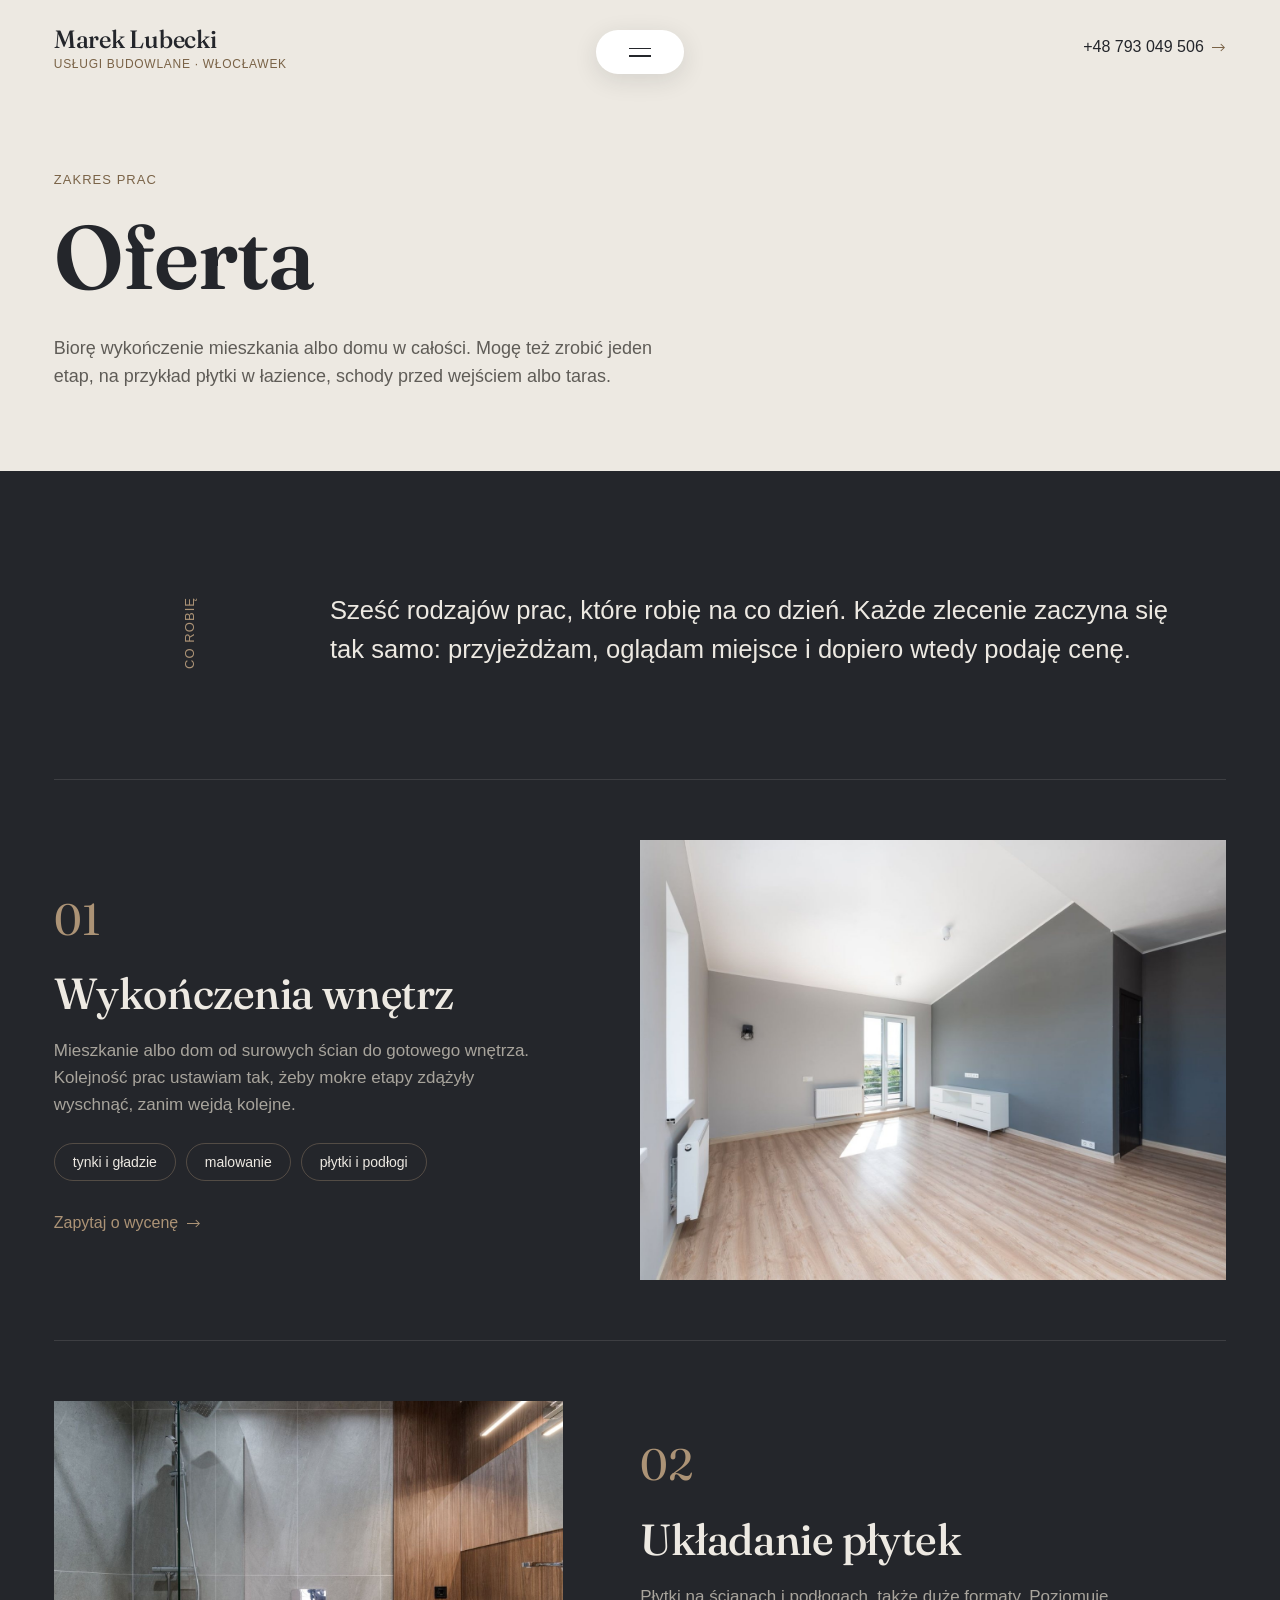
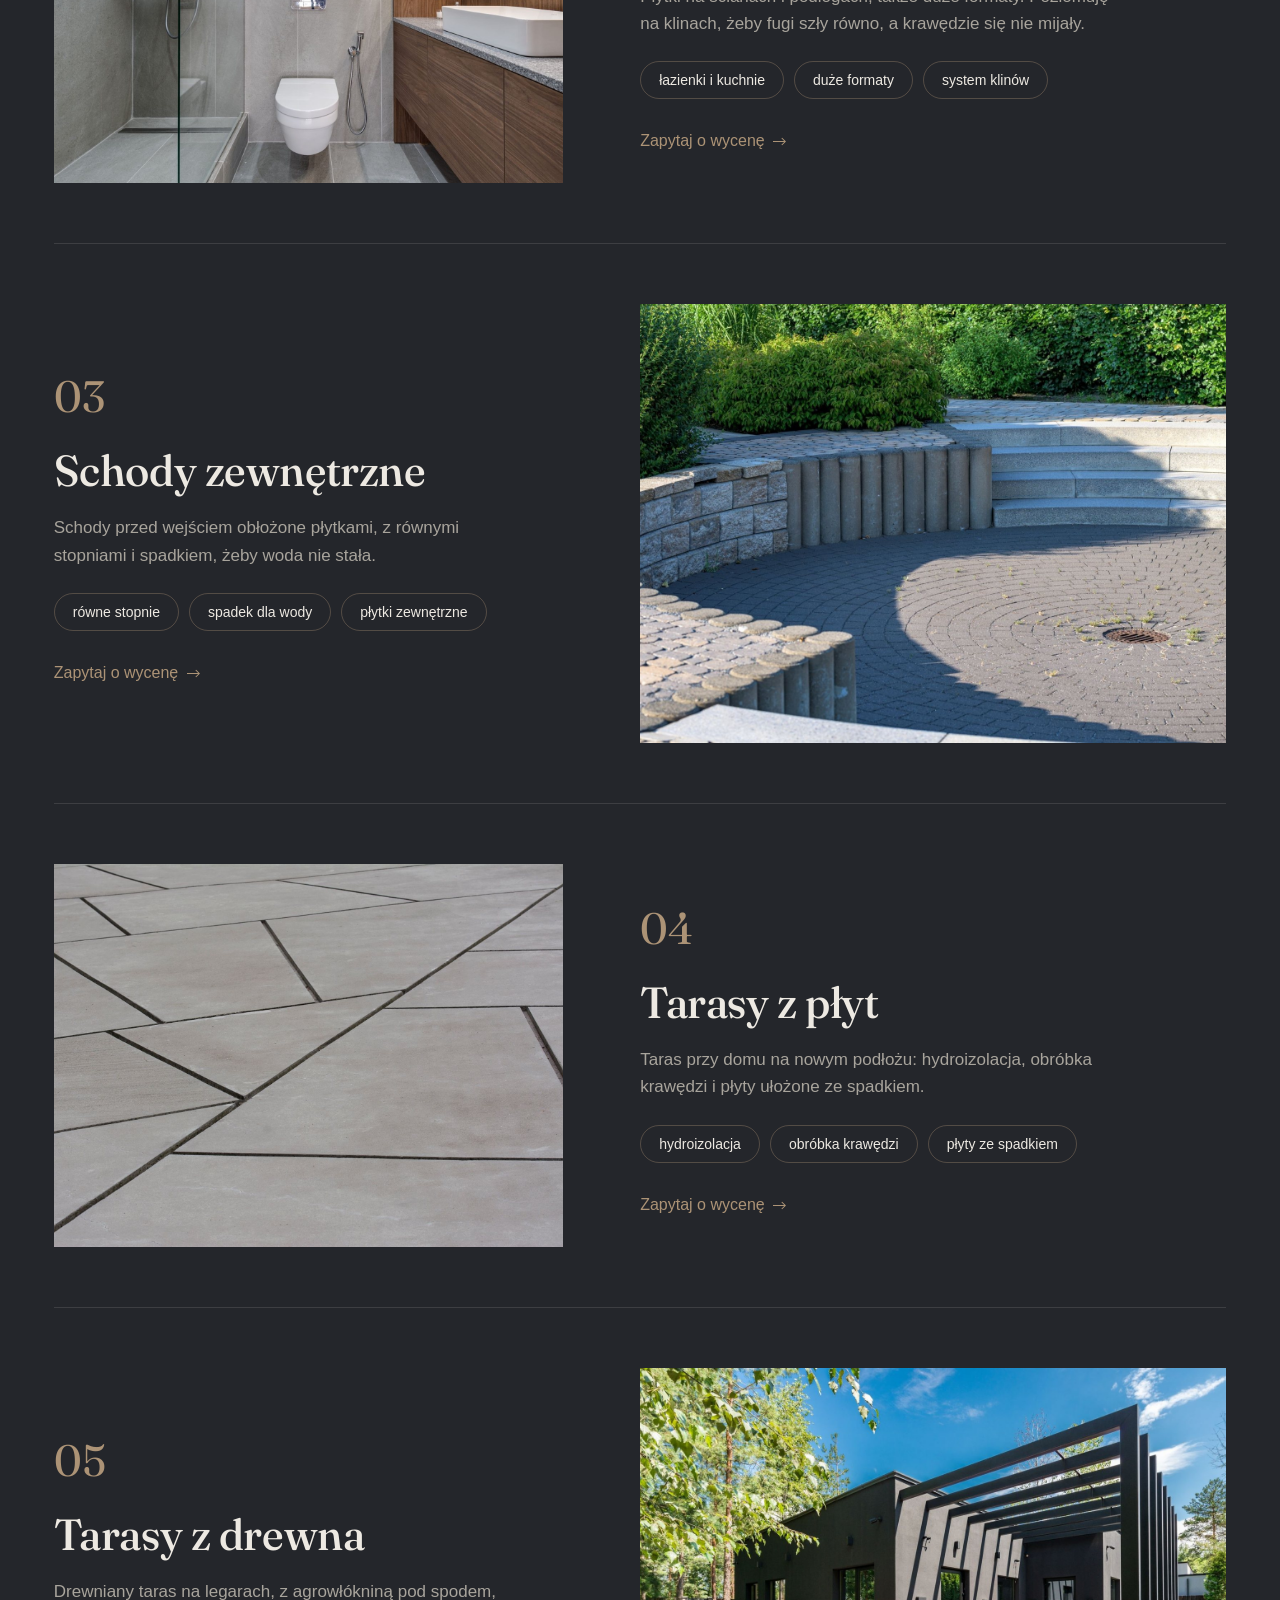
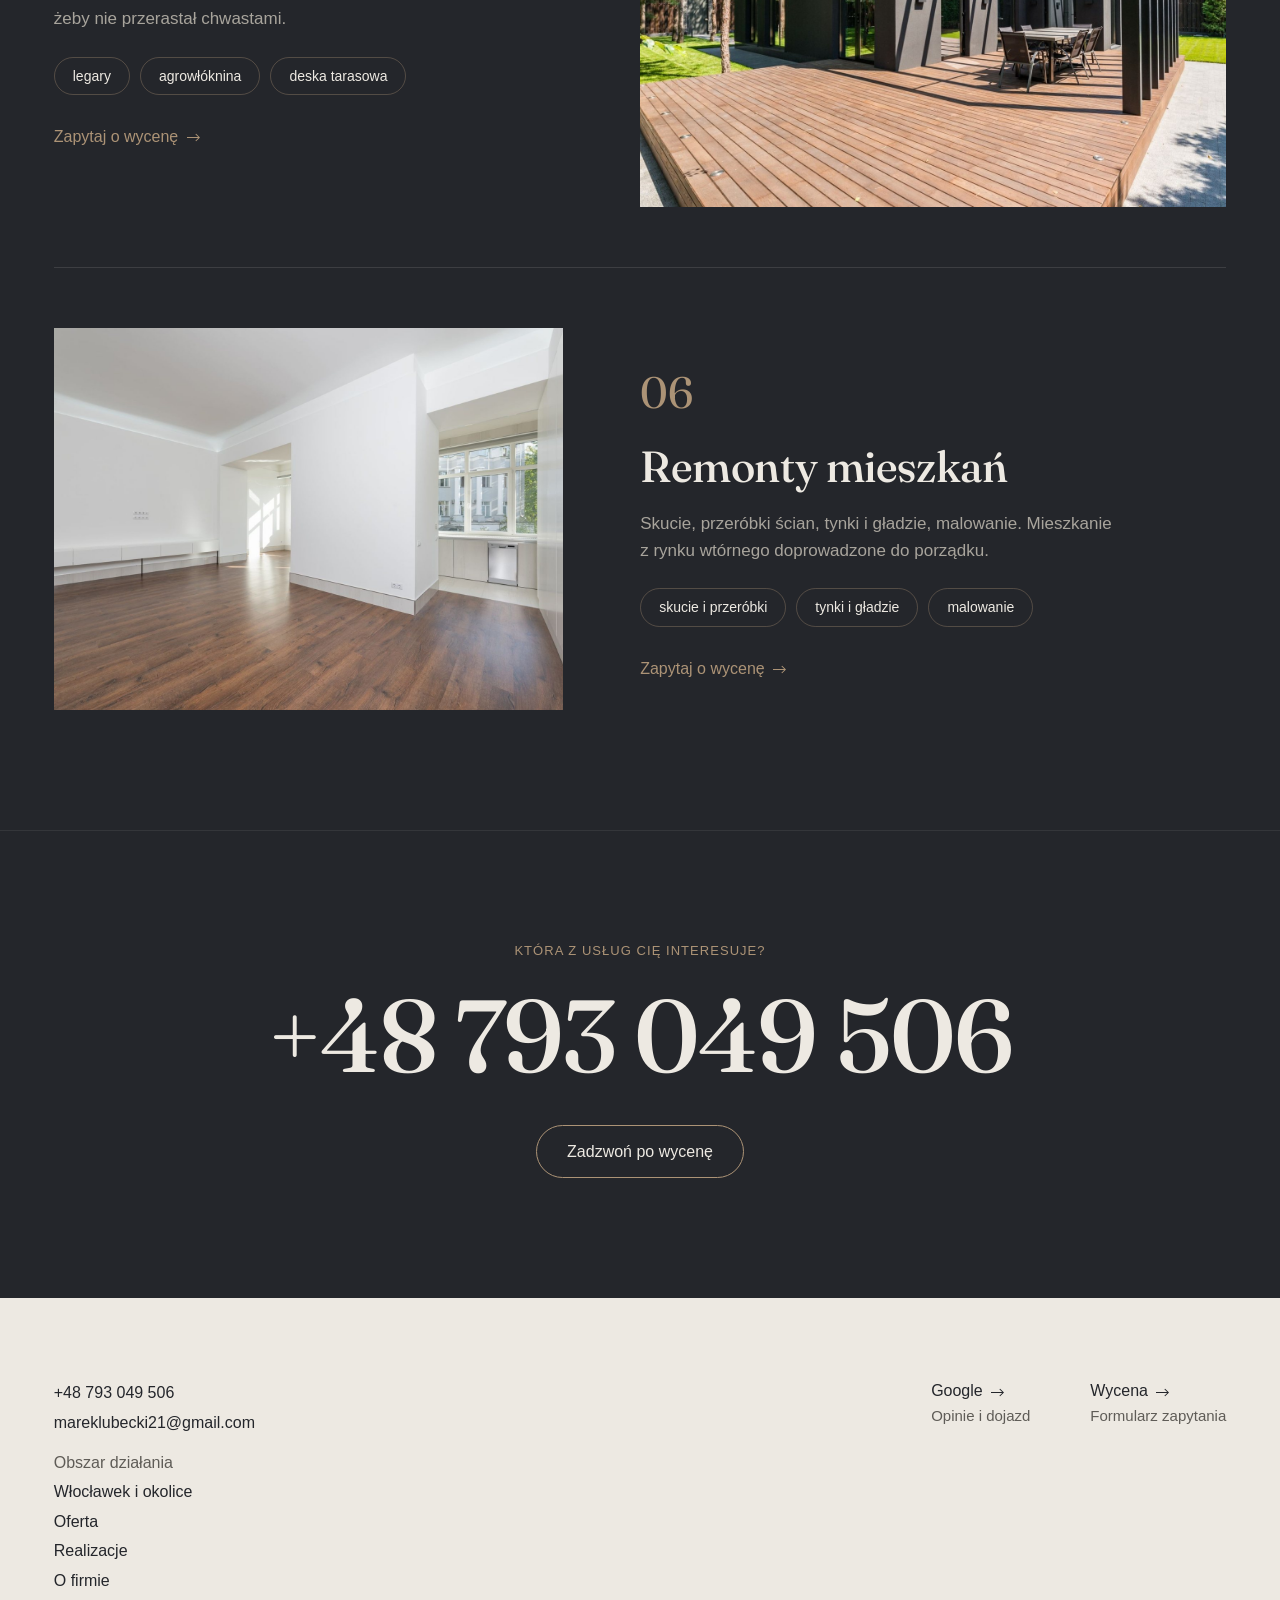
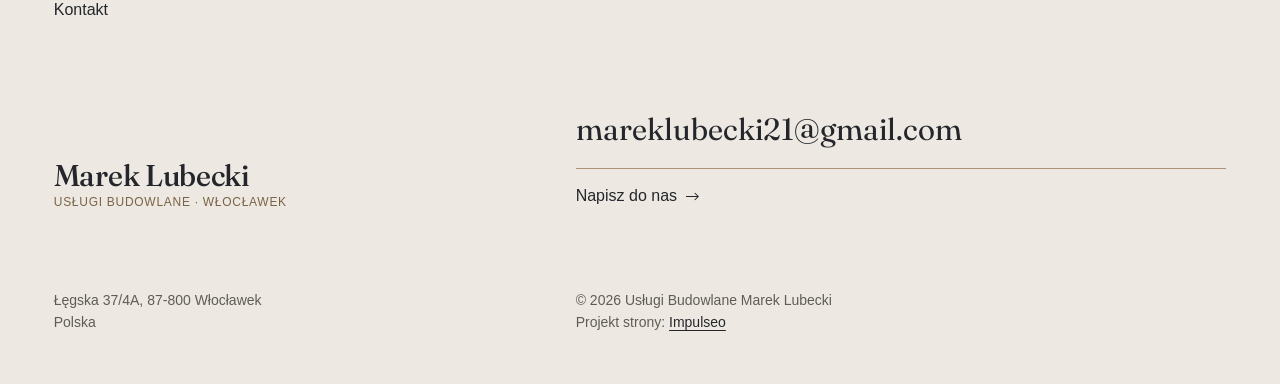
<file: oferta.html>
<!DOCTYPE html>
<html lang="pl">
<head>
<meta charset="UTF-8">
<meta name="viewport" content="width=device-width, initial-scale=1.0">
<title>Oferta - Usługi Budowlane Marek Lubecki · Włocławek</title>
<meta name="description" content="Wykończenia wnętrz, układanie płytek, schody zewnętrzne, tarasy z płyt i z drewna, remonty mieszkań. Włocławek i okolice.">
<link rel="canonical" href="https://impulseo-pl.github.io/uslugi-budowlane-marek-lubecki/oferta.html">
<meta name="robots" content="noindex, nofollow">
<meta name="theme-color" content="#24262b">
<meta property="og:type" content="website">
<meta property="og:locale" content="pl_PL">
<meta property="og:site_name" content="Usługi Budowlane Marek Lubecki">
<meta property="og:title" content="Oferta - Usługi Budowlane Marek Lubecki · Włocławek">
<meta property="og:description" content="Wykończenia wnętrz, układanie płytek, schody zewnętrzne, tarasy z płyt i z drewna, remonty mieszkań. Włocławek i okolice.">
<meta property="og:url" content="https://impulseo-pl.github.io/uslugi-budowlane-marek-lubecki/oferta.html">
<meta property="og:image" content="https://impulseo-pl.github.io/uslugi-budowlane-marek-lubecki/img/og.jpg">
<meta property="og:image:width" content="1200">
<meta property="og:image:height" content="630">
<meta name="twitter:card" content="summary_large_image">
<script type="application/ld+json">{"@context": "https://schema.org", "@type": "LocalBusiness", "name": "Usługi Budowlane Marek Lubecki", "url": "https://impulseo-pl.github.io/uslugi-budowlane-marek-lubecki/", "telephone": "+48793049506", "email": "mareklubecki21@gmail.com", "image": "https://impulseo-pl.github.io/uslugi-budowlane-marek-lubecki/img/og.jpg", "areaServed": "Włocławek", "address": {"@type": "PostalAddress", "streetAddress": "Łęgska 37/4A", "postalCode": "87-800", "addressLocality": "Włocławek", "addressCountry": "PL"}, "sameAs": ["https://maps.google.com/?cid=16594609734550796474"]}</script>
<link rel="preconnect" href="https://fonts.googleapis.com">
<link rel="preconnect" href="https://fonts.gstatic.com" crossorigin>
<link rel="preconnect" href="https://api.fontshare.com" crossorigin>
<link href="https://fonts.googleapis.com/css2?family=Fraunces:opsz,wght@9..144,400;9..144,500;9..144,600&display=swap" rel="stylesheet">
<link href="https://api.fontshare.com/v2/css?f[]=satoshi@300,400,500,700&display=swap" rel="stylesheet">
<link rel="stylesheet" href="assets/styles.css?v=20261021">
</head>
<body class="is-sub">

<header class="top">
  <a class="brand" href="index.html" aria-label="Usługi Budowlane Marek Lubecki - strona główna"><span class="brand-name">Marek Lubecki</span><span class="brand-sub">Usługi budowlane · Włocławek</span></a>
  <a class="top-tel" href="tel:+48793049506">+48 793 049 506 <svg class="arr" viewBox="0 0 16 10" aria-hidden="true"><path d="M0 5h14M10 1l4 4-4 4" fill="none" stroke="currentColor" stroke-width="1.2"/></svg></a>
</header>
<button class="menu-pill" type="button" aria-label="Otwórz menu" aria-expanded="false" aria-controls="menu"><span></span><span></span></button>
<div class="menu-ov" id="menu" aria-hidden="true">
  <div class="menu-in">
    <div class="menu-col">
      <p class="menu-lab">Zakres prac</p>
      <a href="oferta.html#wykonczenia">Wykończenia wnętrz</a>
      <a href="oferta.html#plytki">Układanie płytek</a>
      <a href="oferta.html#schody">Schody zewnętrzne</a>
      <a href="oferta.html#tarasy-plyty">Tarasy z&nbsp;płyt</a>
      <a href="oferta.html#tarasy-drewno">Tarasy z&nbsp;drewna</a>
      <a href="oferta.html#remonty">Remonty mieszkań</a>
    </div>
    <nav class="menu-main" aria-label="Menu główne">
      <a href="index.html">Start</a>
      <a href="oferta.html" aria-current="page">Oferta</a>
      <a href="realizacje.html">Realizacje</a>
      <a href="o-nas.html">O&nbsp;firmie</a>
      <a href="kontakt.html">Kontakt</a>
    </nav>
    <div class="menu-col menu-kontakt">
      <p class="menu-lab">Kontakt</p>
      <a href="tel:+48793049506">+48 793 049 506</a>
      <a href="mailto:mareklubecki21@gmail.com">mareklubecki21@gmail.com</a>
      <p class="menu-adr">Łęgska 37/4A, 87-800 Włocławek</p>
      <a class="menu-g" href="https://maps.google.com/?cid=16594609734550796474" target="_blank" rel="noopener">Wizytówka Google <svg class="arr" viewBox="0 0 16 10" aria-hidden="true"><path d="M0 5h14M10 1l4 4-4 4" fill="none" stroke="currentColor" stroke-width="1.2"/></svg></a>
    </div>
  </div>
</div>

<main>
<section class="beige phead">
  <div class="wrap">
    <p class="eyebrow">Zakres prac</p>
    <h1>Oferta</h1>
    <p class="phead-lead">Biorę wykończenie mieszkania albo domu w&nbsp;całości. Mogę też zrobić jeden etap, na przykład płytki w&nbsp;łazience, schody przed wejściem albo taras.</p>
  </div>
</section>
<section class="dark of-list">
  <div class="wrap">
    <div class="intro-grid of-intro rv">
      <p class="vlabel">Co robię</p>
      <p class="intro-txt">Sześć rodzajów prac, które robię na co dzień. Każde zlecenie zaczyna się tak samo: przyjeżdżam, oglądam miejsce i&nbsp;dopiero wtedy podaję cenę.</p>
    </div>
    
    <article class="of-row rv" id="wykonczenia">
      <div class="of-txt">
        <span class="of-num">01</span>
        <h2>Wykończenia wnętrz</h2>
        <p>Mieszkanie albo dom od surowych ścian do gotowego wnętrza. Kolejność prac ustawiam tak, żeby mokre etapy zdążyły wyschnąć, zanim wejdą kolejne.</p>
        <ul class="of-tags"><li>tynki i&nbsp;gładzie</li><li>malowanie</li><li>płytki i&nbsp;podłogi</li></ul>
        <a class="of-link" href="kontakt.html">Zapytaj o&nbsp;wycenę <svg class="arr" viewBox="0 0 16 10" aria-hidden="true"><path d="M0 5h14M10 1l4 4-4 4" fill="none" stroke="currentColor" stroke-width="1.2"/></svg></a>
      </div>
      <span class="ph of-img"><img src="img/g14.jpg" alt="Jasny pokój po wykończeniu, panele i świeżo pomalowane ściany" width="1600" height="1068" fetchpriority="high"></span>
    </article>
    <article class="of-row rv" id="plytki">
      <div class="of-txt">
        <span class="of-num">02</span>
        <h2>Układanie płytek</h2>
        <p>Płytki na ścianach i&nbsp;podłogach, także duże formaty. Poziomuję na klinach, żeby fugi szły równo, a&nbsp;krawędzie się nie mijały.</p>
        <ul class="of-tags"><li>łazienki i&nbsp;kuchnie</li><li>duże formaty</li><li>system klinów</li></ul>
        <a class="of-link" href="kontakt.html">Zapytaj o&nbsp;wycenę <svg class="arr" viewBox="0 0 16 10" aria-hidden="true"><path d="M0 5h14M10 1l4 4-4 4" fill="none" stroke="currentColor" stroke-width="1.2"/></svg></a>
      </div>
      <span class="ph of-img"><img src="img/g15.jpg" alt="Łazienka wyłożona dużymi szarymi płytkami" width="1600" height="1066" fetchpriority="high"></span>
    </article>
    <article class="of-row rv" id="schody">
      <div class="of-txt">
        <span class="of-num">03</span>
        <h2>Schody zewnętrzne</h2>
        <p>Schody przed wejściem obłożone płytkami, z&nbsp;równymi stopniami i&nbsp;spadkiem, żeby woda nie stała.</p>
        <ul class="of-tags"><li>równe stopnie</li><li>spadek dla wody</li><li>płytki zewnętrzne</li></ul>
        <a class="of-link" href="kontakt.html">Zapytaj o&nbsp;wycenę <svg class="arr" viewBox="0 0 16 10" aria-hidden="true"><path d="M0 5h14M10 1l4 4-4 4" fill="none" stroke="currentColor" stroke-width="1.2"/></svg></a>
      </div>
      <span class="ph of-img"><img src="img/s-schody.jpg" alt="Schody ogrodowe i nawierzchnia z kostki" width="1600" height="1066" loading="lazy" decoding="async"></span>
    </article>
    <article class="of-row rv" id="tarasy-plyty">
      <div class="of-txt">
        <span class="of-num">04</span>
        <h2>Tarasy z&nbsp;płyt</h2>
        <p>Taras przy domu na nowym podłożu: hydroizolacja, obróbka krawędzi i&nbsp;płyty ułożone ze spadkiem.</p>
        <ul class="of-tags"><li>hydroizolacja</li><li>obróbka krawędzi</li><li>płyty ze spadkiem</li></ul>
        <a class="of-link" href="kontakt.html">Zapytaj o&nbsp;wycenę <svg class="arr" viewBox="0 0 16 10" aria-hidden="true"><path d="M0 5h14M10 1l4 4-4 4" fill="none" stroke="currentColor" stroke-width="1.2"/></svg></a>
      </div>
      <span class="ph of-img"><img src="img/s-plyty.jpg" alt="Taras z dużych płyt z równymi fugami" width="1600" height="1066" loading="lazy" decoding="async"></span>
    </article>
    <article class="of-row rv" id="tarasy-drewno">
      <div class="of-txt">
        <span class="of-num">05</span>
        <h2>Tarasy z&nbsp;drewna</h2>
        <p>Drewniany taras na legarach, z&nbsp;agrowłókniną pod spodem, żeby nie przerastał chwastami.</p>
        <ul class="of-tags"><li>legary</li><li>agrowłóknina</li><li>deska tarasowa</li></ul>
        <a class="of-link" href="kontakt.html">Zapytaj o&nbsp;wycenę <svg class="arr" viewBox="0 0 16 10" aria-hidden="true"><path d="M0 5h14M10 1l4 4-4 4" fill="none" stroke="currentColor" stroke-width="1.2"/></svg></a>
      </div>
      <span class="ph of-img"><img src="img/s-deski.jpg" alt="Taras z desek przy nowoczesnym domu" width="1600" height="1068" loading="lazy" decoding="async"></span>
    </article>
    <article class="of-row rv" id="remonty">
      <div class="of-txt">
        <span class="of-num">06</span>
        <h2>Remonty mieszkań</h2>
        <p>Skucie, przeróbki ścian, tynki i&nbsp;gładzie, malowanie. Mieszkanie z&nbsp;rynku wtórnego doprowadzone do porządku.</p>
        <ul class="of-tags"><li>skucie i&nbsp;przeróbki</li><li>tynki i&nbsp;gładzie</li><li>malowanie</li></ul>
        <a class="of-link" href="kontakt.html">Zapytaj o&nbsp;wycenę <svg class="arr" viewBox="0 0 16 10" aria-hidden="true"><path d="M0 5h14M10 1l4 4-4 4" fill="none" stroke="currentColor" stroke-width="1.2"/></svg></a>
      </div>
      <span class="ph of-img"><img src="img/s-wnetrze.jpg" alt="Odnowiony pokój z drewnianą podłogą" width="1600" height="1068" loading="lazy" decoding="async"></span>
    </article>
  </div>
</section>
</main>

<section class="cta-big">
  <div class="wrap rv">
    <p class="eyebrow">Która z&nbsp;usług Cię interesuje?</p>
    <h2><a href="tel:+48793049506">+48 793 049 506</a></h2>
    <a class="btn btn-light" href="tel:+48793049506">Zadzwoń po wycenę</a>
  </div>
</section>

<footer class="foot">
  <div class="wrap">
    <div class="foot-top">
      <ul class="foot-list">
        <li><a href="tel:+48793049506">+48 793 049 506</a></li>
        <li><a href="mailto:mareklubecki21@gmail.com">mareklubecki21@gmail.com</a></li>
        <li class="foot-mute">Obszar działania</li>
        <li>Włocławek i&nbsp;okolice</li>
        <li><a href="oferta.html">Oferta</a></li>
        <li><a href="realizacje.html">Realizacje</a></li>
        <li><a href="o-nas.html">O&nbsp;firmie</a></li>
        <li><a href="kontakt.html">Kontakt</a></li>
      </ul>
      <div class="foot-soc">
        <a href="https://maps.google.com/?cid=16594609734550796474" target="_blank" rel="noopener"><span>Google <svg class="arr" viewBox="0 0 16 10" aria-hidden="true"><path d="M0 5h14M10 1l4 4-4 4" fill="none" stroke="currentColor" stroke-width="1.2"/></svg></span><small>Opinie i&nbsp;dojazd</small></a>
        <a href="kontakt.html"><span>Wycena <svg class="arr" viewBox="0 0 16 10" aria-hidden="true"><path d="M0 5h14M10 1l4 4-4 4" fill="none" stroke="currentColor" stroke-width="1.2"/></svg></span><small>Formularz zapytania</small></a>
      </div>
    </div>
    <div class="foot-mid">
      <a class="brand brand-foot" href="index.html"><span class="brand-name">Marek Lubecki</span><span class="brand-sub">Usługi budowlane · Włocławek</span></a>
      <div class="foot-mail">
        <a class="foot-mail-big" href="mailto:mareklubecki21@gmail.com">mareklubecki21@gmail.com</a>
        <a class="foot-mail-sub" href="mailto:mareklubecki21@gmail.com">Napisz do nas <svg class="arr" viewBox="0 0 16 10" aria-hidden="true"><path d="M0 5h14M10 1l4 4-4 4" fill="none" stroke="currentColor" stroke-width="1.2"/></svg></a>
      </div>
    </div>
    <div class="foot-bot">
      <p>Łęgska 37/4A, 87-800 Włocławek<br>Polska</p>
      <p>© 2026 Usługi Budowlane Marek Lubecki<br>Projekt strony: <a href="https://impulseo.pl" target="_blank" rel="noopener">Impulseo</a></p>
    </div>
  </div>
</footer>
<div class="sticky-call"><a href="tel:+48793049506">Zadzwoń +48 793 049 506</a></div>
<script src="assets/main.js?v=20261021"></script>
</body>
</html>
</file>
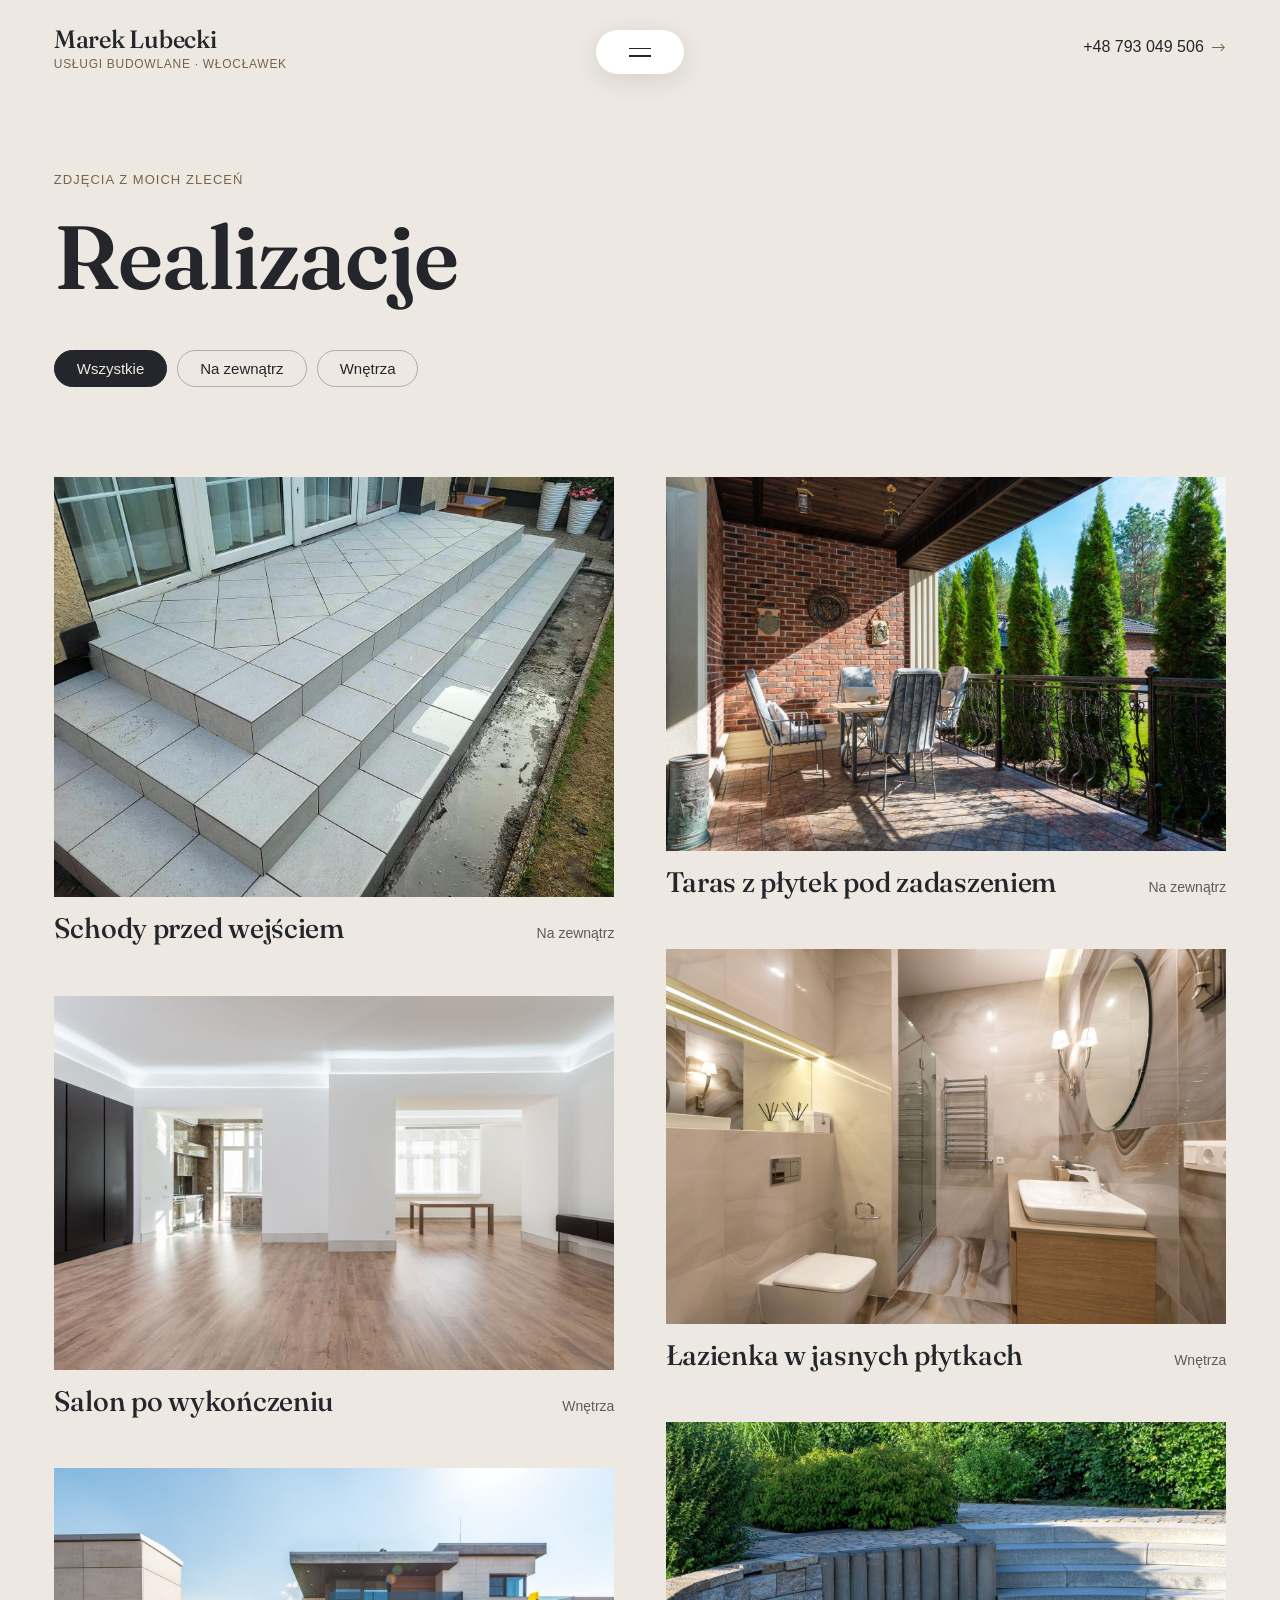
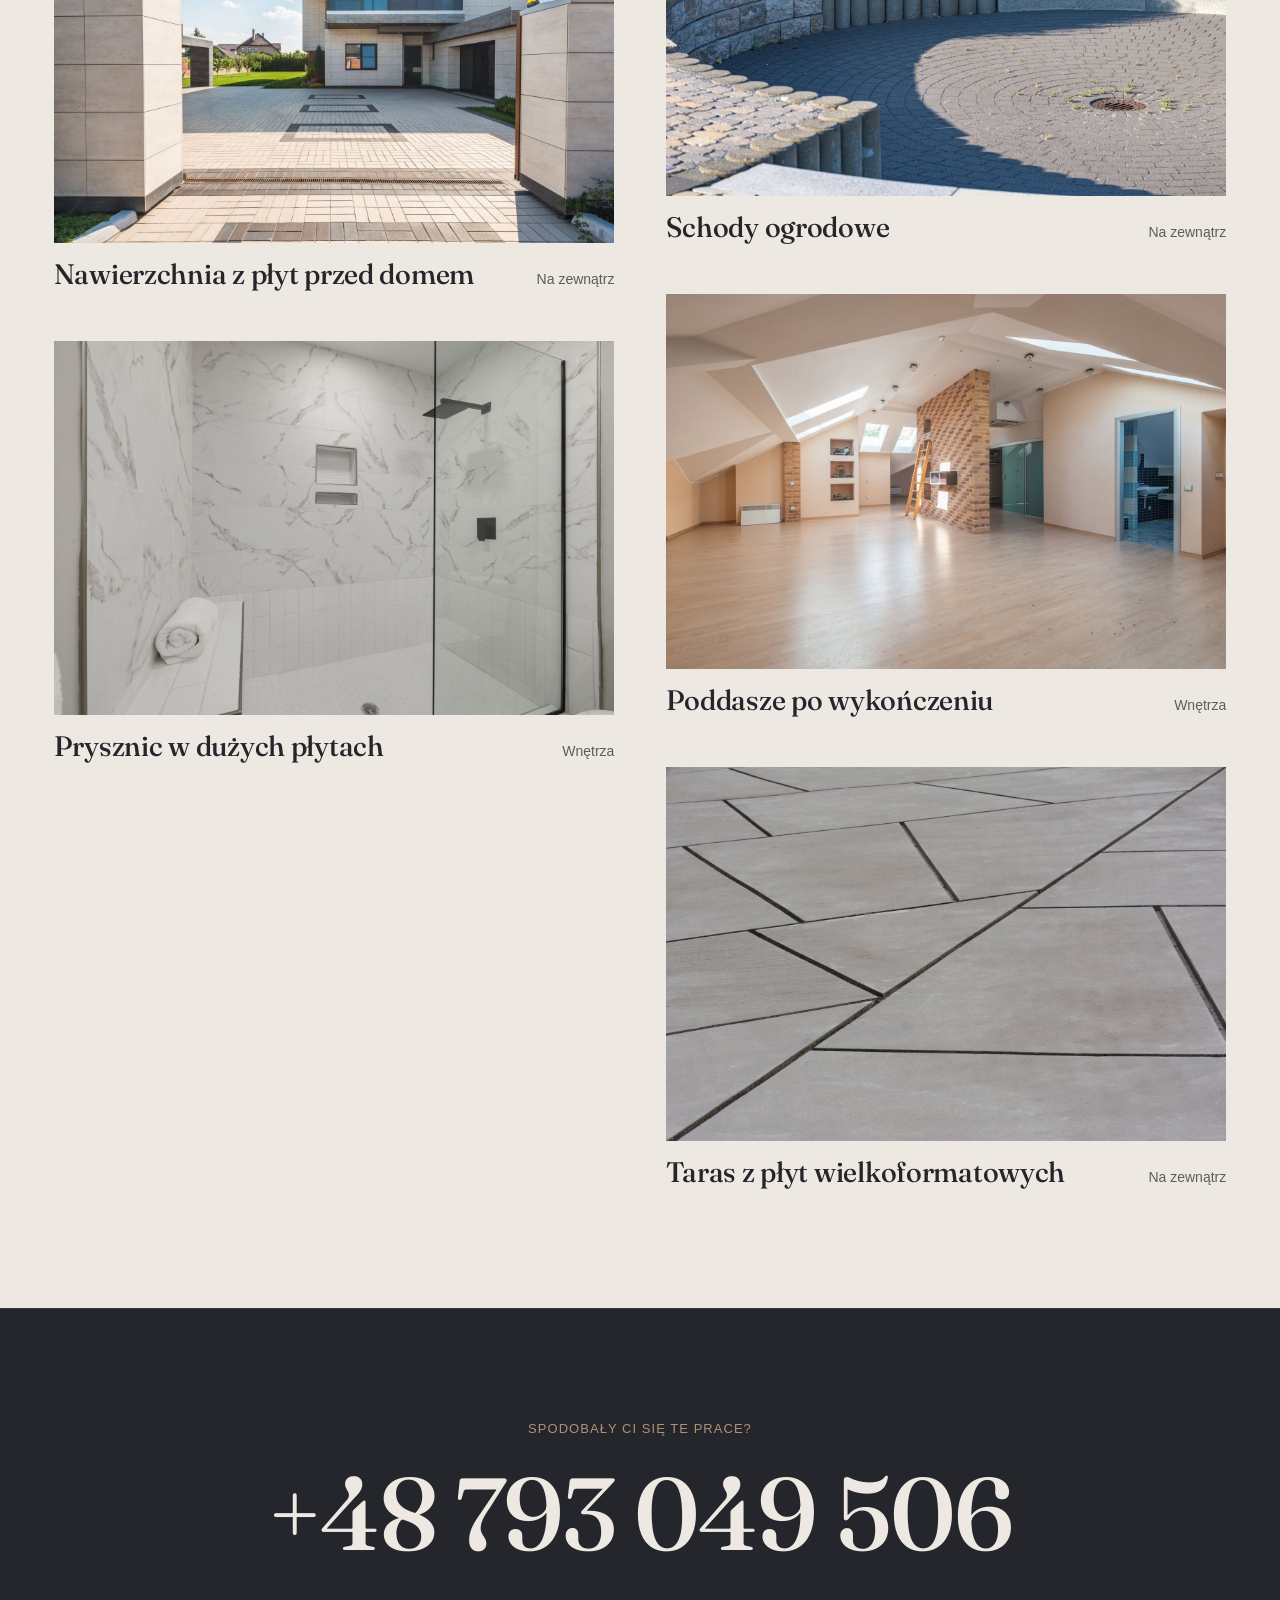
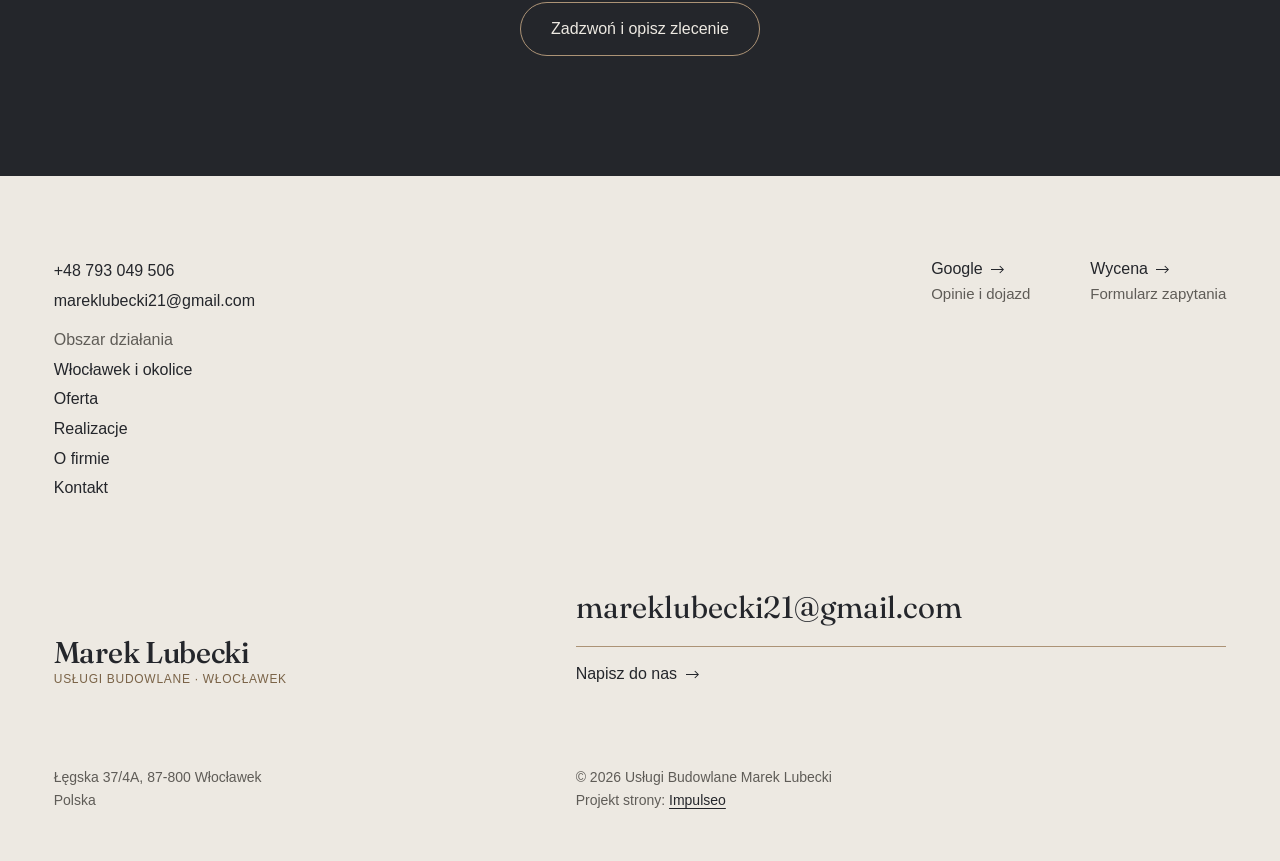
<file: realizacje.html>
<!DOCTYPE html>
<html lang="pl">
<head>
<meta charset="UTF-8">
<meta name="viewport" content="width=device-width, initial-scale=1.0">
<title>Realizacje - Usługi Budowlane Marek Lubecki · Włocławek</title>
<meta name="description" content="Zdjęcia z naszych zleceń: schody w płytkach, tarasy z płyt i z drewna, płytki i wnętrza w remoncie. Włocławek i okolice.">
<link rel="canonical" href="https://impulseo-pl.github.io/uslugi-budowlane-marek-lubecki/realizacje.html">
<meta name="robots" content="noindex, nofollow">
<meta name="theme-color" content="#24262b">
<meta property="og:type" content="website">
<meta property="og:locale" content="pl_PL">
<meta property="og:site_name" content="Usługi Budowlane Marek Lubecki">
<meta property="og:title" content="Realizacje - Usługi Budowlane Marek Lubecki · Włocławek">
<meta property="og:description" content="Zdjęcia z naszych zleceń: schody w płytkach, tarasy z płyt i z drewna, płytki i wnętrza w remoncie. Włocławek i okolice.">
<meta property="og:url" content="https://impulseo-pl.github.io/uslugi-budowlane-marek-lubecki/realizacje.html">
<meta property="og:image" content="https://impulseo-pl.github.io/uslugi-budowlane-marek-lubecki/img/og.jpg">
<meta property="og:image:width" content="1200">
<meta property="og:image:height" content="630">
<meta name="twitter:card" content="summary_large_image">
<script type="application/ld+json">{"@context": "https://schema.org", "@type": "LocalBusiness", "name": "Usługi Budowlane Marek Lubecki", "url": "https://impulseo-pl.github.io/uslugi-budowlane-marek-lubecki/", "telephone": "+48793049506", "email": "mareklubecki21@gmail.com", "image": "https://impulseo-pl.github.io/uslugi-budowlane-marek-lubecki/img/og.jpg", "areaServed": "Włocławek", "address": {"@type": "PostalAddress", "streetAddress": "Łęgska 37/4A", "postalCode": "87-800", "addressLocality": "Włocławek", "addressCountry": "PL"}, "sameAs": ["https://maps.google.com/?cid=16594609734550796474"]}</script>
<link rel="preconnect" href="https://fonts.googleapis.com">
<link rel="preconnect" href="https://fonts.gstatic.com" crossorigin>
<link rel="preconnect" href="https://api.fontshare.com" crossorigin>
<link href="https://fonts.googleapis.com/css2?family=Fraunces:opsz,wght@9..144,400;9..144,500;9..144,600&display=swap" rel="stylesheet">
<link href="https://api.fontshare.com/v2/css?f[]=satoshi@300,400,500,700&display=swap" rel="stylesheet">
<link rel="stylesheet" href="assets/styles.css?v=20261021">
</head>
<body class="is-sub">

<header class="top">
  <a class="brand" href="index.html" aria-label="Usługi Budowlane Marek Lubecki - strona główna"><span class="brand-name">Marek Lubecki</span><span class="brand-sub">Usługi budowlane · Włocławek</span></a>
  <a class="top-tel" href="tel:+48793049506">+48 793 049 506 <svg class="arr" viewBox="0 0 16 10" aria-hidden="true"><path d="M0 5h14M10 1l4 4-4 4" fill="none" stroke="currentColor" stroke-width="1.2"/></svg></a>
</header>
<button class="menu-pill" type="button" aria-label="Otwórz menu" aria-expanded="false" aria-controls="menu"><span></span><span></span></button>
<div class="menu-ov" id="menu" aria-hidden="true">
  <div class="menu-in">
    <div class="menu-col">
      <p class="menu-lab">Zakres prac</p>
      <a href="oferta.html#wykonczenia">Wykończenia wnętrz</a>
      <a href="oferta.html#plytki">Układanie płytek</a>
      <a href="oferta.html#schody">Schody zewnętrzne</a>
      <a href="oferta.html#tarasy-plyty">Tarasy z&nbsp;płyt</a>
      <a href="oferta.html#tarasy-drewno">Tarasy z&nbsp;drewna</a>
      <a href="oferta.html#remonty">Remonty mieszkań</a>
    </div>
    <nav class="menu-main" aria-label="Menu główne">
      <a href="index.html">Start</a>
      <a href="oferta.html">Oferta</a>
      <a href="realizacje.html" aria-current="page">Realizacje</a>
      <a href="o-nas.html">O&nbsp;firmie</a>
      <a href="kontakt.html">Kontakt</a>
    </nav>
    <div class="menu-col menu-kontakt">
      <p class="menu-lab">Kontakt</p>
      <a href="tel:+48793049506">+48 793 049 506</a>
      <a href="mailto:mareklubecki21@gmail.com">mareklubecki21@gmail.com</a>
      <p class="menu-adr">Łęgska 37/4A, 87-800 Włocławek</p>
      <a class="menu-g" href="https://maps.google.com/?cid=16594609734550796474" target="_blank" rel="noopener">Wizytówka Google <svg class="arr" viewBox="0 0 16 10" aria-hidden="true"><path d="M0 5h14M10 1l4 4-4 4" fill="none" stroke="currentColor" stroke-width="1.2"/></svg></a>
    </div>
  </div>
</div>

<main>
<section class="beige phead">
  <div class="wrap">
    <p class="eyebrow">Zdjęcia z&nbsp;moich zleceń</p>
    <h1>Realizacje</h1>
    <div class="re-filtr" role="group" aria-label="Filtr realizacji">
      <button type="button" class="on" data-f="all">Wszystkie</button>
      <button type="button" data-f="zew">Na zewnątrz</button>
      <button type="button" data-f="wew">Wnętrza</button>
    </div>
  </div>
</section>
<section class="beige re-sec">
  <div class="wrap re-grid">
      <figure class="re-item" data-cat="zew">
        <span class="ph" style="aspect-ratio:1600/1200"><img src="img/g1.jpg" alt="Schody przed wejściem obłożone jasnymi płytkami" width="1600" height="1200" fetchpriority="high"></span>
        <figcaption><h3>Schody przed wejściem</h3><small>Na zewnątrz</small></figcaption>
      </figure>
      <figure class="re-item" data-cat="wew">
        <span class="ph" style="aspect-ratio:1600/1068"><img src="img/s-salon.jpg" alt="Jasny salon po wykończeniu" width="1600" height="1068" fetchpriority="high"></span>
        <figcaption><h3>Salon po wykończeniu</h3><small>Wnętrza</small></figcaption>
      </figure>
      <figure class="re-item" data-cat="zew">
        <span class="ph" style="aspect-ratio:1600/1068"><img src="img/s-dom.jpg" alt="Dom z nawierzchnią z płyt przed wejściem" width="1600" height="1068" fetchpriority="high"></span>
        <figcaption><h3>Nawierzchnia z&nbsp;płyt przed domem</h3><small>Na zewnątrz</small></figcaption>
      </figure>
      <figure class="re-item" data-cat="wew">
        <span class="ph" style="aspect-ratio:1600/1067"><img src="img/s-marmur.jpg" alt="Prysznic w płytach imitujących marmur" width="1600" height="1067" fetchpriority="high"></span>
        <figcaption><h3>Prysznic w&nbsp;dużych płytach</h3><small>Wnętrza</small></figcaption>
      </figure>
      <figure class="re-item" data-cat="zew">
        <span class="ph" style="aspect-ratio:1600/1068"><img src="img/s-taras.jpg" alt="Zadaszony taras z płytek przy domu z cegły" width="1600" height="1068" loading="lazy" decoding="async"></span>
        <figcaption><h3>Taras z&nbsp;płytek pod zadaszeniem</h3><small>Na zewnątrz</small></figcaption>
      </figure>
      <figure class="re-item" data-cat="wew">
        <span class="ph" style="aspect-ratio:1600/1068"><img src="img/s-lazienka.jpg" alt="Łazienka wyłożona jasnymi płytkami" width="1600" height="1068" loading="lazy" decoding="async"></span>
        <figcaption><h3>Łazienka w&nbsp;jasnych płytkach</h3><small>Wnętrza</small></figcaption>
      </figure>
      <figure class="re-item" data-cat="zew">
        <span class="ph" style="aspect-ratio:1600/1066"><img src="img/s-schody.jpg" alt="Schody ogrodowe i nawierzchnia z kostki" width="1600" height="1066" loading="lazy" decoding="async"></span>
        <figcaption><h3>Schody ogrodowe</h3><small>Na zewnątrz</small></figcaption>
      </figure>
      <figure class="re-item" data-cat="wew">
        <span class="ph" style="aspect-ratio:1600/1068"><img src="img/s-poddasze.jpg" alt="Poddasze po wykończeniu, jasne panele" width="1600" height="1068" loading="lazy" decoding="async"></span>
        <figcaption><h3>Poddasze po wykończeniu</h3><small>Wnętrza</small></figcaption>
      </figure>
      <figure class="re-item" data-cat="zew">
        <span class="ph" style="aspect-ratio:1600/1066"><img src="img/s-plyty.jpg" alt="Taras z dużych płyt z równymi fugami" width="1600" height="1066" loading="lazy" decoding="async"></span>
        <figcaption><h3>Taras z&nbsp;płyt wielkoformatowych</h3><small>Na zewnątrz</small></figcaption>
      </figure>
  </div>
</section>
</main>

<section class="cta-big">
  <div class="wrap rv">
    <p class="eyebrow">Spodobały Ci się te prace?</p>
    <h2><a href="tel:+48793049506">+48 793 049 506</a></h2>
    <a class="btn btn-light" href="tel:+48793049506">Zadzwoń i&nbsp;opisz zlecenie</a>
  </div>
</section>

<footer class="foot">
  <div class="wrap">
    <div class="foot-top">
      <ul class="foot-list">
        <li><a href="tel:+48793049506">+48 793 049 506</a></li>
        <li><a href="mailto:mareklubecki21@gmail.com">mareklubecki21@gmail.com</a></li>
        <li class="foot-mute">Obszar działania</li>
        <li>Włocławek i&nbsp;okolice</li>
        <li><a href="oferta.html">Oferta</a></li>
        <li><a href="realizacje.html">Realizacje</a></li>
        <li><a href="o-nas.html">O&nbsp;firmie</a></li>
        <li><a href="kontakt.html">Kontakt</a></li>
      </ul>
      <div class="foot-soc">
        <a href="https://maps.google.com/?cid=16594609734550796474" target="_blank" rel="noopener"><span>Google <svg class="arr" viewBox="0 0 16 10" aria-hidden="true"><path d="M0 5h14M10 1l4 4-4 4" fill="none" stroke="currentColor" stroke-width="1.2"/></svg></span><small>Opinie i&nbsp;dojazd</small></a>
        <a href="kontakt.html"><span>Wycena <svg class="arr" viewBox="0 0 16 10" aria-hidden="true"><path d="M0 5h14M10 1l4 4-4 4" fill="none" stroke="currentColor" stroke-width="1.2"/></svg></span><small>Formularz zapytania</small></a>
      </div>
    </div>
    <div class="foot-mid">
      <a class="brand brand-foot" href="index.html"><span class="brand-name">Marek Lubecki</span><span class="brand-sub">Usługi budowlane · Włocławek</span></a>
      <div class="foot-mail">
        <a class="foot-mail-big" href="mailto:mareklubecki21@gmail.com">mareklubecki21@gmail.com</a>
        <a class="foot-mail-sub" href="mailto:mareklubecki21@gmail.com">Napisz do nas <svg class="arr" viewBox="0 0 16 10" aria-hidden="true"><path d="M0 5h14M10 1l4 4-4 4" fill="none" stroke="currentColor" stroke-width="1.2"/></svg></a>
      </div>
    </div>
    <div class="foot-bot">
      <p>Łęgska 37/4A, 87-800 Włocławek<br>Polska</p>
      <p>© 2026 Usługi Budowlane Marek Lubecki<br>Projekt strony: <a href="https://impulseo.pl" target="_blank" rel="noopener">Impulseo</a></p>
    </div>
  </div>
</footer>
<div class="sticky-call"><a href="tel:+48793049506">Zadzwoń +48 793 049 506</a></div>
<script src="assets/main.js?v=20261021"></script>
</body>
</html>
</file>
<file: assets/styles.css>
/* Usługi Budowlane Marek Lubecki - układ na wzór klindworthroofing.com (beż + grafit + brąz) */
:root{
  --ink:#24262b;
  --ink-2:#2e3036;
  --beige:#ede9e2;
  --beige-2:#e3ddd3;
  --accent:#ac9376;
  --accent-d:#7a6347;
  --accent-soft:rgba(172,147,118,.35);
  --paper:#ede9e2;
  --txt:#24262b;
  --txt-mute:#5f5c57;
  --on-dark:#ede9e2;
  --on-dark-mute:#a8a49c;
  --serif:"Fraunces","Georgia",serif;
  --sans:"Satoshi","Helvetica Neue",Arial,sans-serif;
  --wrap:1320px;
  --pad:clamp(20px,4.2vw,60px);
  --img-zoom:1.05;
  --img-dur:1.4s;
  --img-ease:cubic-bezier(.16,.84,.44,1);
}
*,*::before,*::after{box-sizing:border-box}
html{scroll-behavior:smooth;-webkit-text-size-adjust:100%}
body{margin:0;font-family:var(--sans);font-size:17px;line-height:1.6;color:var(--txt);background:var(--beige);-webkit-font-smoothing:antialiased}
img{display:block;max-width:100%;height:auto}
a{color:inherit;text-decoration:none}
h1,h2,h3{font-family:var(--serif);font-weight:500;line-height:1.08;margin:0;letter-spacing:-.01em;font-variation-settings:"opsz" 60}
.giant,.cta-big h2,.op-quote blockquote,.menu-main a,.brand-name,.of-num,.krok-num,.hasla strong,.foot-mail-big{font-variation-settings:"opsz" 60}
p{margin:0}
.wrap{max-width:var(--wrap);margin:0 auto;padding:0 var(--pad)}
.center{text-align:center}
.sr-only{position:absolute;width:1px;height:1px;overflow:hidden;clip:rect(0 0 0 0);white-space:nowrap}
.arr{width:14px;height:9px;display:inline-block;vertical-align:middle;margin-left:4px;transition:transform .35s var(--img-ease)}
a:hover .arr,button:hover .arr{transform:translateX(4px)}

.eyebrow{font-size:13px;letter-spacing:.08em;text-transform:uppercase;color:var(--accent-d);margin-bottom:18px;font-weight:500}
.dark .eyebrow,.cta-big .eyebrow{color:var(--accent)}

/* ---------- przyciski: pigułka z obrysem, jak we wzorze ---------- */
.btn{display:inline-flex;align-items:center;justify-content:center;gap:8px;padding:13px 30px;border:1px solid var(--accent);border-radius:999px;font-family:var(--sans);font-size:16px;color:var(--txt);background:transparent;cursor:pointer;transition:background-color .35s ease,color .35s ease,border-color .35s ease,transform .35s var(--img-ease)}
.btn:hover{background-color:var(--ink);color:var(--beige);border-color:var(--ink);transform:translateY(-2px)}
.btn-light{color:var(--on-dark);border-color:var(--accent)}
.btn-light:hover{background-color:var(--beige);color:var(--ink);border-color:var(--beige)}

/* ---------- nagłówek ---------- */
.top{position:absolute;top:0;left:0;right:0;z-index:40;display:flex;align-items:center;justify-content:space-between;padding:26px var(--pad)}
.brand{display:flex;flex-direction:column;line-height:1.1}
.brand-name{font-family:var(--serif);font-size:25px;font-weight:500;letter-spacing:-.01em;color:var(--ink)}
.brand-sub{font-size:12px;letter-spacing:.06em;text-transform:uppercase;color:var(--accent-d);margin-top:4px}
.top-tel{font-size:16px;font-weight:500;color:var(--ink);position:relative;padding-bottom:3px}
.top-tel .arr{color:var(--accent-d)}
.top-tel::after,.menu-main a::after,.foot-list a::after{content:"";position:absolute;left:0;right:0;bottom:0;height:1px;background:currentColor;transform:scaleX(0);transform-origin:left;transition:transform .45s var(--img-ease)}
.top-tel:hover::after,.menu-main a:hover::after,.foot-list a:hover::after{transform:scaleX(1)}

.menu-pill{position:fixed;top:30px;left:50%;transform:translateX(-50%);z-index:60;width:88px;height:44px;border-radius:999px;border:0;background:#fff;box-shadow:0 6px 24px rgba(36,38,43,.12);cursor:pointer;display:flex;flex-direction:column;align-items:center;justify-content:center;gap:6px;transition:box-shadow .35s ease,width .35s var(--img-ease)}
.menu-pill:hover{width:100px;box-shadow:0 10px 30px rgba(36,38,43,.2)}
.menu-pill span{display:block;width:22px;height:1.5px;background:var(--ink);transition:transform .4s var(--img-ease)}
.menu-open .menu-pill span:first-child{transform:translateY(3.75px) rotate(45deg)}
.menu-open .menu-pill span:last-child{transform:translateY(-3.75px) rotate(-45deg)}

.menu-ov{position:fixed;inset:0;z-index:55;background:var(--ink);color:var(--on-dark);opacity:0;visibility:hidden;transition:opacity .45s ease,visibility .45s;overflow-y:auto}
.menu-open .menu-ov{opacity:1;visibility:visible}
.menu-open{overflow:hidden}
.menu-in{max-width:var(--wrap);margin:0 auto;min-height:100%;background:var(--ink);padding:130px var(--pad) 60px;display:grid;grid-template-columns:1fr 1.4fr 1fr;gap:40px;align-items:start}
.menu-lab{font-size:13px;letter-spacing:.08em;text-transform:uppercase;color:var(--accent);margin-bottom:18px}
.menu-col a{display:block;padding:5px 0;color:var(--on-dark-mute);transition:color .3s ease}
.menu-col a:hover{color:var(--on-dark)}
.menu-main{display:flex;flex-direction:column;align-items:flex-start;gap:6px}
.menu-main a{font-family:var(--serif);font-size:clamp(38px,4.6vw,68px);line-height:1.1;position:relative;color:var(--on-dark)}
.menu-main a[aria-current]{color:var(--accent)}
.menu-adr{color:var(--on-dark-mute);padding:5px 0}
.menu-g{margin-top:14px;color:var(--on-dark)!important}

/* ---------- hero ---------- */
.hero{position:relative;min-height:100vh;min-height:100svh;background:var(--beige);display:flex;align-items:center;overflow:hidden}
.hero-txt{position:relative;z-index:2;width:min(560px,44%);margin-left:max(var(--pad),calc((100vw - var(--wrap))/2 + var(--pad)));padding:140px 0 90px}
.hero h1{font-size:clamp(46px,5.6vw,92px);font-weight:600;margin-bottom:24px;color:var(--ink)}
.hero-lead{font-size:17px;line-height:1.65;color:var(--txt-mute);max-width:470px;margin-bottom:34px}
.hero-art{position:absolute;top:0;right:0;bottom:0;width:58%;clip-path:polygon(34% 0,100% 0,100% 100%,0 100%,0 54%);overflow:hidden}
.hero-art img{width:100%;height:100%;object-fit:cover;object-position:62% 50%}
.band{position:absolute;width:44px;height:170%;background:var(--beige);top:-35%;pointer-events:none}
.band-a{left:58%;transform:rotate(32deg)}
.band-b{left:46%;transform:rotate(-38deg)}

/* ---------- sekcje ---------- */
.dark{background:var(--ink);color:var(--on-dark)}
.beige{background:var(--beige)}
.intro{padding:150px 0 120px}
.intro-grid{display:grid;grid-template-columns:200px 1fr;gap:40px;align-items:start;max-width:1100px;margin:0 auto}
.vlabel{writing-mode:vertical-rl;transform:rotate(180deg);font-size:13px;letter-spacing:.08em;text-transform:uppercase;color:var(--accent);justify-self:center;margin-top:6px}
.intro-txt{font-size:clamp(21px,2vw,28px);line-height:1.5;font-weight:300;color:var(--on-dark);max-width:min(100%,62ch)}
.intro-sm{font-size:clamp(18px,1.6vw,22px);max-width:min(100%,52ch)}

.ph{display:block;overflow:hidden;background:var(--ink-2)}
.ph img{width:100%;height:100%;object-fit:cover;transition:transform var(--img-dur) var(--img-ease),filter var(--img-dur) var(--img-ease)}
a:hover .ph img,.ph:hover img{transform:scale(var(--img-zoom));filter:brightness(1.06)}

.duo{display:grid;grid-template-columns:1.55fr 1fr;gap:clamp(30px,6vw,110px);margin-top:110px;align-items:start}
.duo-item{display:block}
.duo-big .ph{aspect-ratio:4/3.3}
.duo-small{max-width:360px;justify-self:end;margin-top:-40px}
.duo-small .ph{aspect-ratio:3/3.6}
.duo-t{display:block;margin-top:18px;font-size:16px;color:var(--on-dark)}
.duo-s{display:block;font-size:15px;color:var(--on-dark-mute)}

.work{padding:60px 0 120px}
.giant{font-family:var(--serif);font-weight:500;line-height:.9;text-align:center;color:var(--beige);font-size:clamp(52px,13.6vw,240px);letter-spacing:-.02em;white-space:nowrap;margin:0 0 50px;overflow:hidden}
.stack{max-width:1240px}
.stack-item{position:sticky;top:90px;display:block;height:min(74vh,720px);height:min(74svh,720px);margin-bottom:6vh;overflow:hidden;background:var(--ink-2)}
.stack-item:nth-child(2){top:110px}
.stack-item:nth-child(3){top:130px}
.stack-item img{width:100%;height:100%;object-fit:cover;transition:transform var(--img-dur) var(--img-ease),filter var(--img-dur) var(--img-ease)}
.stack-item:hover img{transform:scale(var(--img-zoom));filter:brightness(1.06)}
.stack-item::before{content:"";position:absolute;inset:0;z-index:1;background:linear-gradient(180deg,rgba(20,21,24,.72) 0%,rgba(20,21,24,.3) 36%,rgba(20,21,24,0) 60%);pointer-events:none}
.stack-item h3{position:absolute;z-index:2;top:clamp(26px,4vw,50px);left:clamp(24px,4vw,56px);font-size:clamp(34px,4.4vw,64px);color:var(--beige);font-weight:500}
.work .center{margin-top:30px}

.uslugi{padding:130px 0 120px;overflow:hidden}
.h2-center{text-align:center;font-size:clamp(32px,3.4vw,48px);max-width:780px;margin:0 auto 70px;color:var(--ink)}
.slider{position:relative}
.slider-nav{display:flex;justify-content:flex-end;gap:14px;margin:-20px 0 26px}
.sl-btn{width:58px;height:58px;border-radius:50%;border:1px solid rgba(36,38,43,.35);background:var(--beige);color:var(--ink);cursor:pointer;display:flex;align-items:center;justify-content:center;transition:background-color .35s ease,color .35s ease}
.sl-btn:hover{background-color:var(--ink);color:var(--beige)}
.sl-btn .arr{margin:0}
.sl-prev .arr{transform:rotate(180deg)}
.sl-prev:hover .arr{transform:rotate(180deg) translateX(4px)}
.slider-track{display:flex;gap:clamp(24px,5vw,66px);overflow-x:auto;scroll-snap-type:x mandatory;scrollbar-width:none;padding-right:100px;margin-right:calc(-1 * var(--pad))}
.slider-track::-webkit-scrollbar{display:none}
.srv{flex:0 0 clamp(270px,32%,420px);scroll-snap-align:start;display:block}
.srv .ph{aspect-ratio:16/9.5}
.srv-t{display:block;margin-top:20px;font-size:17px;color:var(--ink);font-weight:500}
.srv-d{display:block;margin-top:6px;font-size:15px;line-height:1.6;color:var(--txt-mute)}
.slider-bar{height:1px;background:rgba(36,38,43,.15);margin:46px 0 50px;position:relative}
.slider-bar span{position:absolute;left:0;top:-.5px;height:2px;width:30%;background:var(--ink);transition:transform .4s var(--img-ease),width .4s var(--img-ease)}

.stopklatka{height:82vh;height:82svh;min-height:420px;overflow:hidden;background:var(--ink)}
.stopklatka img{width:100%;height:118%;object-fit:cover;will-change:transform}

.opinie{padding:130px 0 70px;overflow:hidden}
.op-grid{display:grid;grid-template-columns:1fr 1fr;gap:clamp(30px,6vw,100px);align-items:start}
.op-quote{margin:0;padding-top:10px}
.op-quote blockquote{margin:0 0 26px;font-family:var(--serif);font-size:clamp(44px,5vw,78px);line-height:1.08;color:var(--on-dark)}
.op-quote figcaption{font-size:15px;color:var(--on-dark-mute)}
.op-link{display:inline-block;margin-top:34px;color:var(--accent);font-size:16px}
.op-img{max-width:440px}
.op-img .ph{aspect-ratio:4/4.4}
.giant-op{margin:70px 0 30px}
.hasla{list-style:none;margin:40px 0 0;padding:0;display:grid;grid-template-columns:repeat(4,1fr)}
.hasla li{text-align:center;padding:6px 18px;border-left:1px solid var(--accent-soft);display:flex;flex-direction:column;gap:4px}
.hasla li:first-child{border-left:0}
.hasla strong{font-family:var(--serif);font-weight:500;font-size:20px;color:var(--on-dark)}
.hasla span{font-size:14px;color:var(--on-dark-mute)}

.cta-big{background:var(--ink);color:var(--on-dark);text-align:center;padding:110px 0 120px;border-top:1px solid rgba(237,233,226,.08)}
.cta-big h2{font-size:clamp(44px,8vw,128px);font-weight:500;margin:6px 0 34px;letter-spacing:-.02em;white-space:nowrap}
.cta-big h2 a{transition:color .35s ease}
.cta-big h2 a:hover{color:var(--accent)}

/* ---------- stopka ---------- */
.foot{background:var(--beige);color:var(--ink);padding:80px 0 50px;font-size:16px}
.foot-top{display:grid;grid-template-columns:1fr auto;gap:40px}
.foot-list{list-style:none;margin:0;padding:0;line-height:1.85}
.foot-list a{position:relative}
.foot-mute{color:var(--txt-mute);margin-top:10px}
.foot-soc{display:flex;gap:60px}
.foot-soc a{display:flex;flex-direction:column}
.foot-soc small{font-size:15px;color:var(--txt-mute)}
.foot-mid{display:grid;grid-template-columns:1fr 1.35fr;gap:40px;align-items:end;margin-top:80px}
.brand-foot .brand-name{font-size:30px}
.foot-mail-big{display:block;font-family:var(--serif);font-size:clamp(22px,2.4vw,34px);color:var(--ink);padding-bottom:14px;border-bottom:1px solid var(--accent);transition:color .3s ease;word-break:break-all}
.foot-mail-big:hover{color:var(--accent-d)}
.foot-mail-sub{display:inline-block;margin-top:14px}
.foot-bot{display:grid;grid-template-columns:1fr 1.35fr;gap:40px;margin-top:80px;font-size:14px;color:var(--txt-mute)}
.foot-bot a{color:var(--ink);text-decoration:underline;text-underline-offset:3px}

/* ---------- podstrony ---------- */
.phead{padding:170px 0 80px}
.phead h1{font-size:clamp(52px,7vw,104px);font-weight:600;color:var(--ink)}
.phead-lead{max-width:640px;margin-top:28px;font-size:18px;color:var(--txt-mute)}

.of-list{padding:120px 0 60px}
.of-intro{margin-bottom:110px}
.of-row{display:grid;grid-template-columns:1fr 1.15fr;gap:clamp(30px,6vw,100px);align-items:center;padding:60px 0;border-top:1px solid rgba(237,233,226,.12);scroll-margin-top:90px}
.of-row:nth-of-type(even) .of-txt{order:2}
.of-num{font-family:var(--serif);font-size:44px;color:var(--accent);display:block;margin-bottom:16px}
.of-row h2{font-size:clamp(32px,3.4vw,50px);color:var(--on-dark);margin-bottom:20px}
.of-row p{color:var(--on-dark-mute);font-size:17px;max-width:480px}
.of-tags{list-style:none;padding:0;margin:24px 0 28px;display:flex;flex-wrap:wrap;gap:10px}
.of-tags li{font-size:14px;line-height:1.3;padding:9px 18px;border:1px solid var(--accent-soft);border-radius:999px;color:var(--on-dark)}
.of-link{color:var(--accent);font-size:16px}
.of-img{aspect-ratio:4/3}

.re-filtr{display:flex;gap:10px;flex-wrap:wrap;margin-top:44px}
.re-filtr button{font-family:var(--sans);font-size:15px;padding:9px 22px;border-radius:999px;border:1px solid rgba(36,38,43,.3);background:transparent;color:var(--ink);cursor:pointer;transition:background-color .3s ease,color .3s ease}
.re-filtr button:hover,.re-filtr button.on{background-color:var(--ink);color:var(--beige);border-color:var(--ink)}
.re-sec{padding:10px 0 120px}
.re-grid{columns:2;column-gap:clamp(24px,4vw,60px)}
.re-item{break-inside:avoid;margin:0 0 clamp(30px,4vw,56px)}
.re-item.hide{display:none}
.re-item figcaption{display:flex;justify-content:space-between;align-items:baseline;gap:20px;margin-top:16px}
.re-item h3{font-size:clamp(24px,2.2vw,32px);color:var(--ink)}
.re-item small{font-size:14px;color:var(--txt-mute);white-space:nowrap}

.ab-grid{display:grid;grid-template-columns:1fr 1.15fr;gap:clamp(30px,6vw,90px);align-items:end}
.ab-txt{margin-top:50px;display:grid;gap:16px;font-size:16px;color:var(--txt-mute);max-width:520px}
.ab-img{aspect-ratio:4/3.2}
.values{padding:130px 0 120px}
.val-h{text-align:center;font-size:clamp(38px,4.6vw,68px);margin-bottom:80px;color:var(--on-dark)}
.val-h em{font-style:normal;color:var(--accent)}
.kroki{display:flex;gap:0;margin-top:110px;min-height:520px;border-left:1px solid rgba(237,233,226,.14)}
.krok{position:relative;flex:1;border-right:1px solid rgba(237,233,226,.14);padding:0 22px 24px;cursor:pointer;transition:flex-grow .7s var(--img-ease);overflow:hidden;outline:none}
.krok.on{flex:5;cursor:default}
.krok-num{display:block;font-family:var(--serif);font-size:44px;color:var(--accent);line-height:1}
.krok-v{position:absolute;bottom:26px;left:50%;writing-mode:vertical-rl;transform:translateX(-50%) rotate(180deg);font-size:30px;color:var(--on-dark);white-space:nowrap;transition:opacity .3s ease}
.krok.on .krok-v{opacity:0;pointer-events:none}
.krok-body{opacity:0;visibility:hidden;display:grid;grid-template-columns:1fr 1fr;gap:28px;margin-top:22px;min-width:560px;transition:opacity .5s ease .2s}
.krok.on .krok-body{opacity:1;visibility:visible}
.krok-body h3{grid-column:1;font-size:30px;color:var(--on-dark);margin-bottom:12px}
.krok-body p{grid-column:1;color:var(--on-dark-mute);font-size:16px}
.krok-body .ph{grid-column:2;grid-row:1 / span 2;aspect-ratio:4/3.4}
.krok:hover:not(.on) .krok-v{color:var(--accent)}

.ct-sec{padding:0 0 130px}
.ct-row{display:grid;grid-template-columns:1.2fr 1fr 1fr 1.3fr;gap:30px;align-items:start;padding:40px 0 70px;border-top:1px solid rgba(36,38,43,.14)}
.ct-row a{display:flex;flex-direction:column}
.ct-row small{font-size:15px;color:var(--txt-mute)}
.ct-grid{display:grid;grid-template-columns:.8fr 1.2fr;gap:clamp(30px,6vw,100px);align-items:start}
.ct-img{aspect-ratio:3/2.6}
.ct-form h2{font-size:clamp(30px,2.8vw,42px);margin-bottom:30px}
.ct-form label{display:block;font-size:14px;color:var(--txt-mute);margin-bottom:26px}
.ct-form input,.ct-form textarea{display:block;width:100%;margin-top:8px;padding:10px 0;font:inherit;font-size:17px;color:var(--ink);background:transparent;border:0;border-bottom:1px solid rgba(36,38,43,.3);border-radius:0;transition:border-color .3s ease}
.ct-form textarea{border:1px solid rgba(36,38,43,.3);padding:12px;resize:vertical}
.ct-form input:focus,.ct-form textarea:focus{outline:none;border-color:var(--accent-d)}
.ct-note{margin-top:20px;font-size:14px;color:var(--txt-mute)}
.ct-note a{color:var(--ink);text-decoration:underline}

/* ---------- przyklejony pasek „Zadzwoń" (tylko telefon) ---------- */
.sticky-call{display:none}

/* ---------- pojawianie się przy przewijaniu (tylko gdy działa JS) ---------- */
.js .rv{opacity:0;transform:translateY(28px);transition:opacity .9s ease,transform .9s var(--img-ease)}
.js .rv.in{opacity:1;transform:none}

/* ---------- responsywność ---------- */
@media (max-width:1024px){
  .menu-in{grid-template-columns:1fr 1fr}
  .menu-main{grid-column:1 / -1;order:-1}
  .kroki{flex-direction:column;min-height:0;border-left:0}
  .krok,.krok.on{flex:none;border-right:0;border-top:1px solid rgba(237,233,226,.14);padding:24px 0;cursor:default}
  .krok-v{display:none}
  .krok-body{opacity:1;visibility:visible;min-width:0;grid-template-columns:1fr 1fr}
}
@media (max-width:820px){
  body{font-size:16px}
  .top{padding:18px var(--pad)}
  .brand-name{font-size:21px}
  .brand-sub{font-size:10.5px}
  .top-tel{font-size:14px}
  .menu-pill{top:auto;bottom:18px;left:auto;right:16px;transform:none;width:64px;height:48px}
  .menu-pill:hover{width:64px}
  .sticky-call{display:block;position:fixed;left:16px;right:92px;bottom:18px;z-index:50}
  .sticky-call a{display:flex;align-items:center;justify-content:center;height:48px;border-radius:999px;background:var(--ink);color:var(--beige);font-size:15px;font-weight:500;box-shadow:0 6px 24px rgba(36,38,43,.25);transition:background-color .3s ease}
  .sticky-call a:hover{background-color:var(--accent-d)}
  .menu-open .sticky-call{display:none}
  .menu-in{grid-template-columns:1fr;padding-top:90px}
  .hero{flex-direction:column;align-items:stretch;min-height:0}
  .hero-txt{width:auto;margin:0;padding:120px var(--pad) 40px}
  .hero-art{position:relative;width:100%;height:58vh;height:58svh;clip-path:polygon(0 18%,100% 0,100% 100%,0 100%)}
  .band{width:28px}
  .intro{padding:90px 0 80px}
  .intro-grid{grid-template-columns:1fr;gap:18px}
  .vlabel{writing-mode:horizontal-tb;transform:none;justify-self:start;margin:0}
  .duo{grid-template-columns:1fr;margin-top:60px;gap:50px}
  .duo-small{max-width:none;justify-self:stretch;margin-top:0}
  .duo-small .ph{aspect-ratio:4/4.4}
  .giant{margin-bottom:30px}
  .stack-item{height:60vh;height:60svh;top:70px}
  .stack-item:nth-child(2){top:84px}
  .stack-item:nth-child(3){top:98px}
  .uslugi{padding:90px 0}
  .h2-center{margin-bottom:40px}
  .slider-nav{margin:0 0 20px;justify-content:flex-start}
  .sl-btn{width:50px;height:50px}
  .srv{flex-basis:80%}
  .slider-track{padding-right:40px}
  .stopklatka{height:56vh;height:56svh;min-height:300px}
  .opinie{padding:90px 0 60px}
  .op-grid{grid-template-columns:1fr}
  .op-img{max-width:none}
  .giant-op{margin:20px 0 30px}
  .hasla{grid-template-columns:1fr 1fr;row-gap:26px}
  .hasla li:nth-child(3){border-left:0}
  .cta-big{padding:80px 0 120px}
  .cta-big h2{font-size:clamp(34px,10.4vw,60px)}
  .foot{padding-bottom:110px}
  .foot-top,.foot-mid,.foot-bot{grid-template-columns:1fr}
  .foot-soc{gap:40px}
  .foot-mid,.foot-bot{margin-top:50px}
  .phead{padding:130px 0 60px}
  .of-list{padding:80px 0 30px}
  .of-intro{margin-bottom:60px}
  .of-row{grid-template-columns:1fr;gap:28px;padding:50px 0}
  .of-row:nth-of-type(even) .of-txt{order:0}
  .of-row .of-img{order:-1}
  .re-grid{columns:1}
  .ab-grid{grid-template-columns:1fr}
  .ab-txt{margin-top:30px}
  .values{padding:90px 0}
  .val-h{margin-bottom:50px}
  .kroki{margin-top:60px}
  .krok-body{grid-template-columns:1fr}
  .krok-body .ph{grid-column:1;grid-row:auto}
  .ct-row{grid-template-columns:1fr 1fr;row-gap:26px}
  .ct-row .eyebrow{grid-column:1 / -1;margin:0}
  .ct-grid{grid-template-columns:1fr}
}
@media (max-width:420px){
  .brand-sub{display:none}
  .ct-row{grid-template-columns:1fr}
}
@media (prefers-reduced-motion:reduce){
  *,*::before,*::after{transition:none!important;animation:none!important;scroll-behavior:auto!important}
  .js .rv{opacity:1;transform:none}
}
</file>
